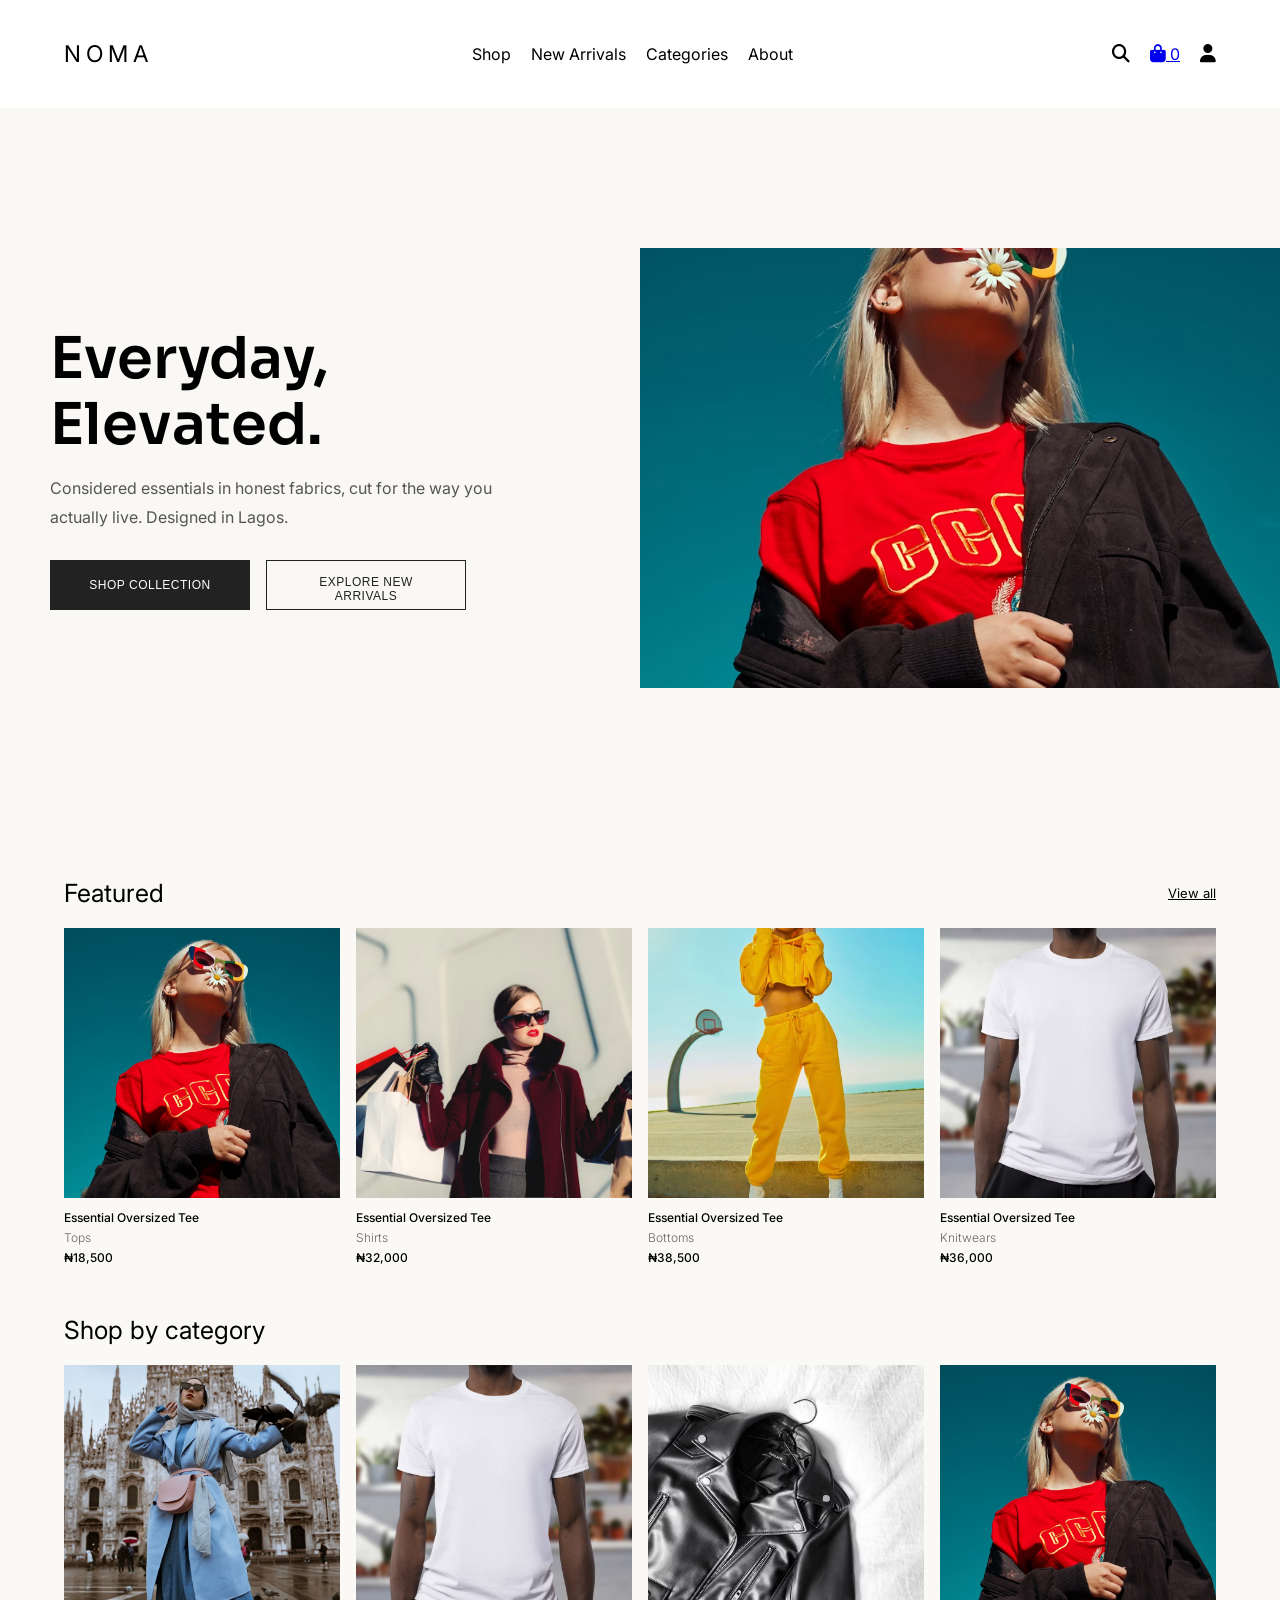
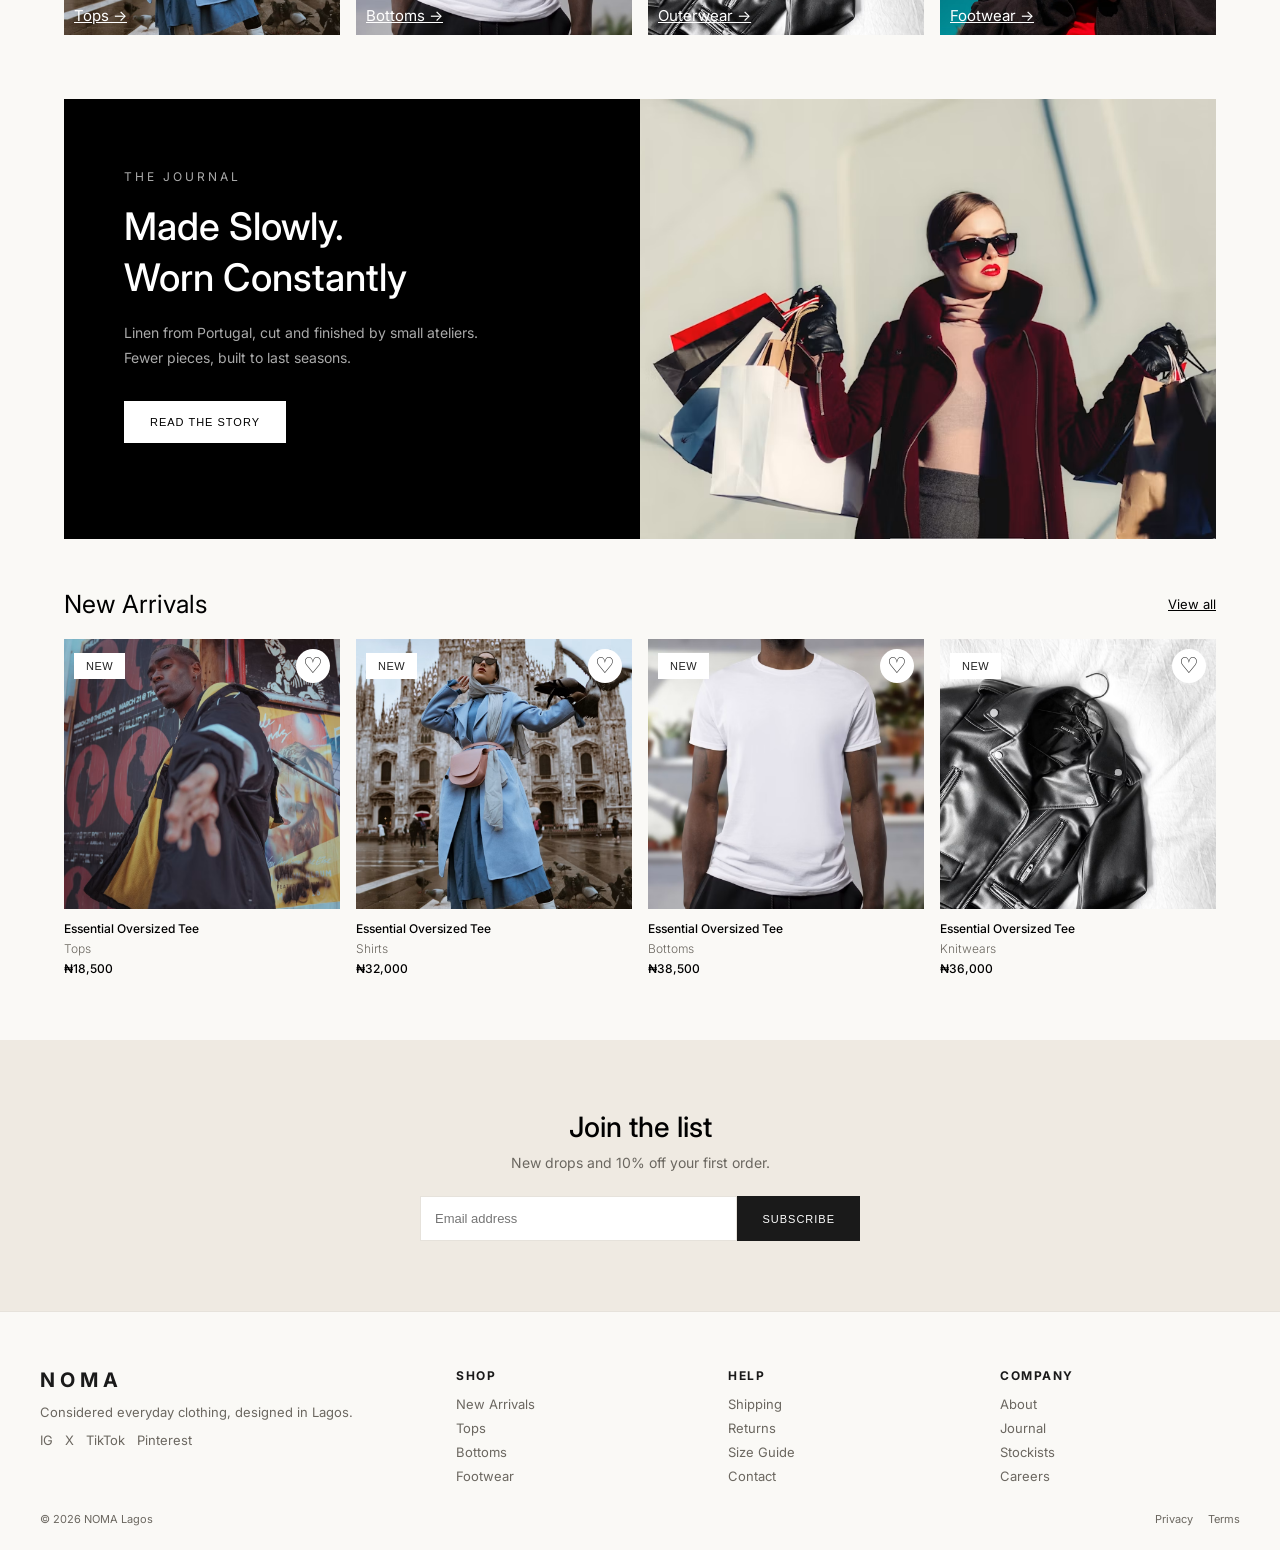
<file: index.html>
<!doctype html>
<html lang="en">
  <head>
    <meta charset="UTF-8" />
    <meta name="viewport" content="width=device-width, initial-scale=1.0" />
    <link
      rel="stylesheet"
      href="https://cdnjs.cloudflare.com/ajax/libs/font-awesome/6.7.2/css/all.min.css"
    />
    <link rel="stylesheet" href="./css/style.css" />
    <title>NOMA</title>
  </head>

  <body>
    <div class="container">
      <nav class="nav">
        <i class="fa-solid fa-bars menu-icon" id="menu-toggle"></i>

        <a href="index.html">NOMA</a>

        <div class="nav-sect2" id="nav-links">
          <a href="shop.html">Shop</a>
          <a href="#">New Arrivals</a>
          <a href="#">Categories</a>
          <a href="#">About</a>
        </div>

        <div class="nav-icons">
          <i class="fa-solid fa-magnifying-glass"></i>
          <a href="cart.html" aria-label="Your bag"><i class="fa-solid fa-bag-shopping"></i> <span class="cart-count">0</span></a>
          <i class="fa-solid fa-user account-icon"></i>
        </div>
      </nav> 
      <header class="header">
        <div class="header-text">
          <h1>
            Everyday,<br />
            Elevated.
          </h1>

          <p>
            Considered essentials in honest fabrics, cut for the way you
            actually live. Designed in Lagos.
          </p>

          <div class="button">
            <button class="primary-btn">SHOP COLLECTION</button>
            <button class="secondary-btn">EXPLORE NEW ARRIVALS</button>
          </div>
        </div>

        <div class="header-image">
          <img src="./assets/product-5.avif" alt="NOMA fashion collection" />
        </div>
      </header>

      <div class="feature">
        <div class="feature-text">
          <h1>Featured</h1>
          <a href="#">View all</a>
        </div>
        <div class="feature-cards">
          <div class="product-card">
            <div class="product-image-container">
              <img src="./assets/product-5.avif" class="product-image" />
            </div>
            <div class="product-info">
              <h2 class="product-name">Essential Oversized Tee</h2>
              <h3 class="product-catgory">Tops</h3>
              <h4 class="product-price">₦18,500</h4>
            </div>
          </div>
          <div class="product-card">
            <div class="product-image-container">
              <img src="./assets/product-1.avif" class="product-image" />
            </div>
            <div class="product-info">
              <h2 class="product-name">Essential Oversized Tee</h2>
              <h3 class="product-catgory">Shirts</h3>
              <h4 class="product-price">₦32,000</h4>
            </div>
          </div>
          <div class="product-card">
            <div class="product-image-container">
              <img src="./assets/product-2.avif" class="product-image" />
            </div>
            <div class="product-info">
              <h2 class="product-name">Essential Oversized Tee</h2>
              <h3 class="product-catgory">Bottoms</h3>
              <h4 class="product-price">₦38,500</h4>
            </div>
          </div>
          <div class="product-card">
            <div class="product-image-container">
              <img src="./assets/product-3.avif" class="product-image" />
            </div>
            <div class="product-info">
              <h2 class="product-name">Essential Oversized Tee</h2>
              <h3 class="product-catgory">Knitwears</h3>
              <h4 class="product-price">₦36,000</h4>
            </div>
          </div>
        </div>
      </div>

      <div class="feature">
        <div class="feature-text">
          <h1>Shop by category</h1>
        </div>
        <div class="feature-cards">
          <div class="product-card">
            <div class="product-image-container">
              <img src="./assets/product-6.avif" class="product-image" />
              <a href="#">Tops &rarr;</a>
            </div>
          </div>
          <div class="product-card">
            <div class="product-image-container">
              <img src="./assets/product-3.avif" class="product-image" />
              <a href="#">Bottoms &rarr;</a>
            </div>
          </div>
          <div class="product-card">
            <div class="product-image-container">
              <img src="./assets/product-7.avif" class="product-image" />
              <a href="#">Outerwear &rarr;</a>
            </div>
          </div>
          <div class="product-card">
            <div class="product-image-container">
              <img src="./assets/product-5.avif" class="product-image" />
              <a href="#">Footwear &rarr;</a>
            </div>
          </div>
        </div>
      </div>
      <div class="story">
        <div class="story-text">
          <h4>The Journal</h4>
          <h1>Made Slowly.</h1>
          <h1>Worn Constantly</h1>
          <p>
            Linen from Portugal, cut and finished by small ateliers. Fewer
            pieces, built to last seasons.
          </p>
          <button>READ THE STORY</button>
        </div>
        <div class="story-image">
          <img src="./assets/product-1.avif" alt="" />
        </div>
      </div>

      <div class="feature">
        <div class="feature-text">
          <h1>New Arrivals</h1>
          <a href="#">View all</a>
        </div>
        <div class="feature-cards">
          <div class="product-card">
            <div class="product-image-container">
              <img src="./assets/product-4.avif" class="product-image" />
              <div class="feature-button">
                <button class="product-badge">New</button>
                <button class="wishlist-button">♡</button>
              </div>
            </div>
            <div class="product-info">
              <h2 class="product-name">Essential Oversized Tee</h2>
              <h3 class="product-catgory">Tops</h3>
              <h4 class="product-price">₦18,500</h4>
            </div>
          </div>
          <div class="product-card">
            <div class="product-image-container">
              <img src="./assets/product-6.avif" class="product-image" />
              <div class="feature-button">
                <button class="product-badge">New</button>
                <button class="wishlist-button">♡</button>
              </div>
            </div>
            <div class="product-info">
              <h2 class="product-name">Essential Oversized Tee</h2>
              <h3 class="product-catgory">Shirts</h3>
              <h4 class="product-price">₦32,000</h4>
            </div>
          </div>
          <div class="product-card">
            <div class="product-image-container">
              <img src="./assets/product-3.avif" class="product-image" />
              <div class="feature-button">
                <button class="product-badge">New</button>
                <button class="wishlist-button">♡</button>
              </div>
            </div>
            <div class="product-info">
              <h2 class="product-name">Essential Oversized Tee</h2>
              <h3 class="product-catgory">Bottoms</h3>
              <h4 class="product-price">₦38,500</h4>
            </div>
          </div>
          <div class="product-card">
            <div class="product-image-container">
              <img src="./assets/product-7.avif" class="product-image" />
              <div class="feature-button">
                <button class="product-badge">New</button>
                <button class="wishlist-button">♡</button>
              </div>
            </div>
            <div class="product-info">
              <h2 class="product-name">Essential Oversized Tee</h2>
              <h3 class="product-catgory">Knitwears</h3>
              <h4 class="product-price">₦36,000</h4>
            </div>
          </div>
        </div>
      </div>

      <section class="waitlist">
        <h2>Join the list</h2>
        <p>New drops and 10% off your first order.</p>

        <form class="waitlist-form">
          <input type="email" placeholder="Email address" required />
          <button type="submit">SUBSCRIBE</button>
        </form>
      </section>

      <footer class="footer">
        <div class="footer-brand">
          <h2>NOMA</h2>
          <p>Considered everyday clothing, designed in Lagos.</p>
          <div class="socials">
            <a href="#">IG</a>
            <a href="#">X</a>
            <a href="#">TikTok</a>
            <a href="#">Pinterest</a>
          </div>
        </div>

        <div class="footer-links">
          <h4>SHOP</h4>
          <a href="#">New Arrivals</a>
          <a href="#">Tops</a>
          <a href="#">Bottoms</a>
          <a href="#">Footwear</a>
        </div>

        <div class="footer-links">
          <h4>HELP</h4>
          <a href="#">Shipping</a>
          <a href="#">Returns</a>
          <a href="#">Size Guide</a>
          <a href="#">Contact</a>
        </div>

        <div class="footer-links">
          <h4>COMPANY</h4>
          <a href="#">About</a>
          <a href="#">Journal</a>
          <a href="#">Stockists</a>
          <a href="#">Careers</a>
        </div>
      </footer>

      <div class="footer-bottom">
        <p>© 2026 NOMA Lagos</p>
        <div>
          <a href="#">Privacy</a>
          <a href="#">Terms</a>
        </div>
      </div>
    </div>
    <script src="js/products.js"></script>
    <script src="js/main.js"></script>
  </body>
</html>
</file>
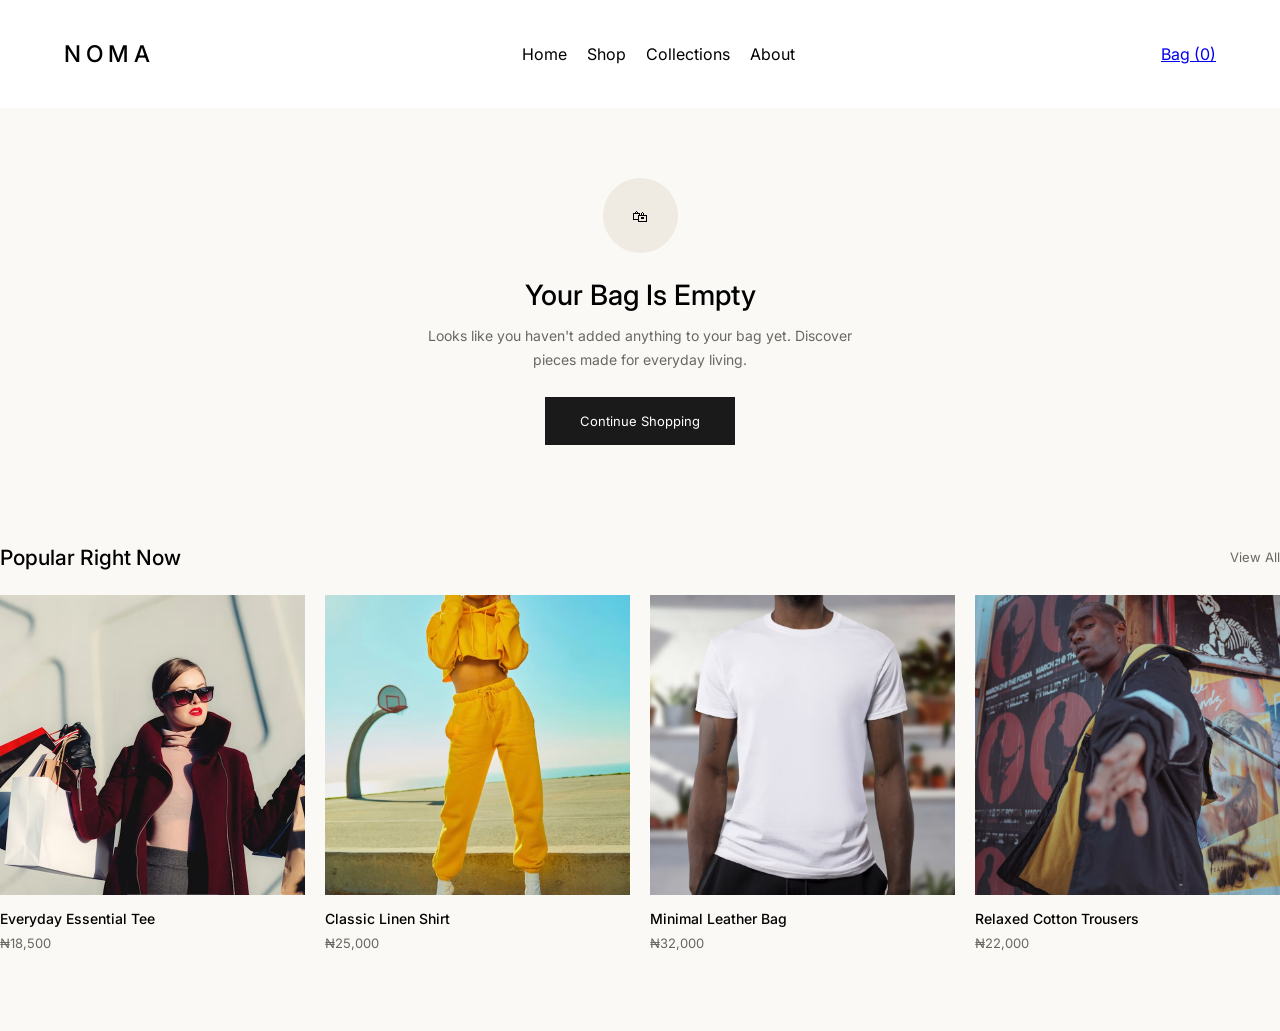
<file: cart.html>
<!doctype html>
<html lang="en">
<head>
  <meta charset="UTF-8">
  <meta name="viewport" content="width=device-width, initial-scale=1.0">
  <title>Your Bag | NOMA</title>
  <link rel="stylesheet" href="./css/cart.css">
  <link rel="preconnect" href="https://fonts.googleapis.com">
  <link rel="preconnect" href="https://fonts.gstatic.com" crossorigin>
  <link href="https://fonts.googleapis.com/css2?family=Inter:wght@400;500;600;700&family=Sora:wght@400;500;600;700&display=swap" rel="stylesheet">
</head>
<body>
  <nav class="nav">
    <button class="menu-icon" id="menu-toggle" type="button" aria-label="Toggle navigation">☰</button>
    <a href="index.html">NOMA</a>
    <div class="nav-sect2" id="nav-links">
      <a href="index.html">Home</a>
      <a href="shop.html">Shop</a>
      <a href="index.html#collections">Collections</a>
      <a href="index.html#about">About</a>
    </div>
    <div class="nav-icons">
      <a href="cart.html" aria-label="Your bag">Bag (<span class="cart-count">0</span>)</a>
    </div>
  </nav>

  <main class="cart-page">
    <div class="breadcrumb">
      <a href="index.html">Home</a><span>/</span><a href="shop.html">Shop</a><span>/</span><span>Your Bag</span>
    </div>

    <div class="cart-heading">
      <div>
        <h2>Your Bag</h2>
        <p>Review your selected pieces before checkout.</p>
      </div>
      <span id="cart-item-count">0 Items</span>
    </div>

    <section class="cart-container">
      <div class="cart-items" id="cart-items" aria-live="polite"></div>

      <aside class="order-summary" id="order-summary">
        <h3>Order Summary</h3>
        <div class="summary-row"><span>Subtotal</span><span id="cart-subtotal">₦0</span></div>
        <div class="summary-row"><span>Shipping</span><span>Calculated at checkout</span></div>
        <div class="summary-total"><span>Estimated Total</span><strong id="cart-total">₦0</strong></div>
        <button class="checkout-btn" id="checkout-button" type="button">Proceed to Checkout</button>
        <p class="checkout-note">Secure checkout · Easy returns</p>
      </aside>
    </section>
  </main>

  <section class="empty-cart" id="empty-cart" hidden>
    <div class="empty-cart-content">
      <div class="empty-cart-icon">🛍</div>
      <h2>Your Bag Is Empty</h2>
      <p>Looks like you haven't added anything to your bag yet. Discover pieces made for everyday living.</p>
      <a href="shop.html" class="empty-cart-btn">Continue Shopping</a>
    </div>
    <div class="popular-products">
      <div class="popular-heading"><h3>Popular Right Now</h3><a href="shop.html">View All</a></div>
      <div class="popular-grid">
        <a class="popular-card" href="product.html?id=1"><img src="./assets/product-1.avif" alt="Everyday Essential Tee"><h4>Everyday Essential Tee</h4><p>₦18,500</p></a>
        <a class="popular-card" href="product.html?id=2"><img src="./assets/product-2.avif" alt="Classic Linen Shirt"><h4>Classic Linen Shirt</h4><p>₦25,000</p></a>
        <a class="popular-card" href="product.html?id=3"><img src="./assets/product-3.avif" alt="Minimal Leather Bag"><h4>Minimal Leather Bag</h4><p>₦32,000</p></a>
        <a class="popular-card" href="product.html?id=4"><img src="./assets/product-4.avif" alt="Relaxed Cotton Trousers"><h4>Relaxed Cotton Trousers</h4><p>₦22,000</p></a>
      </div>
    </div>
  </section>

  <script src="./js/products.js"></script>
  <script src="./js/cart.js"></script>
  <script src="./js/main.js"></script>
</body>
</html>
</file>
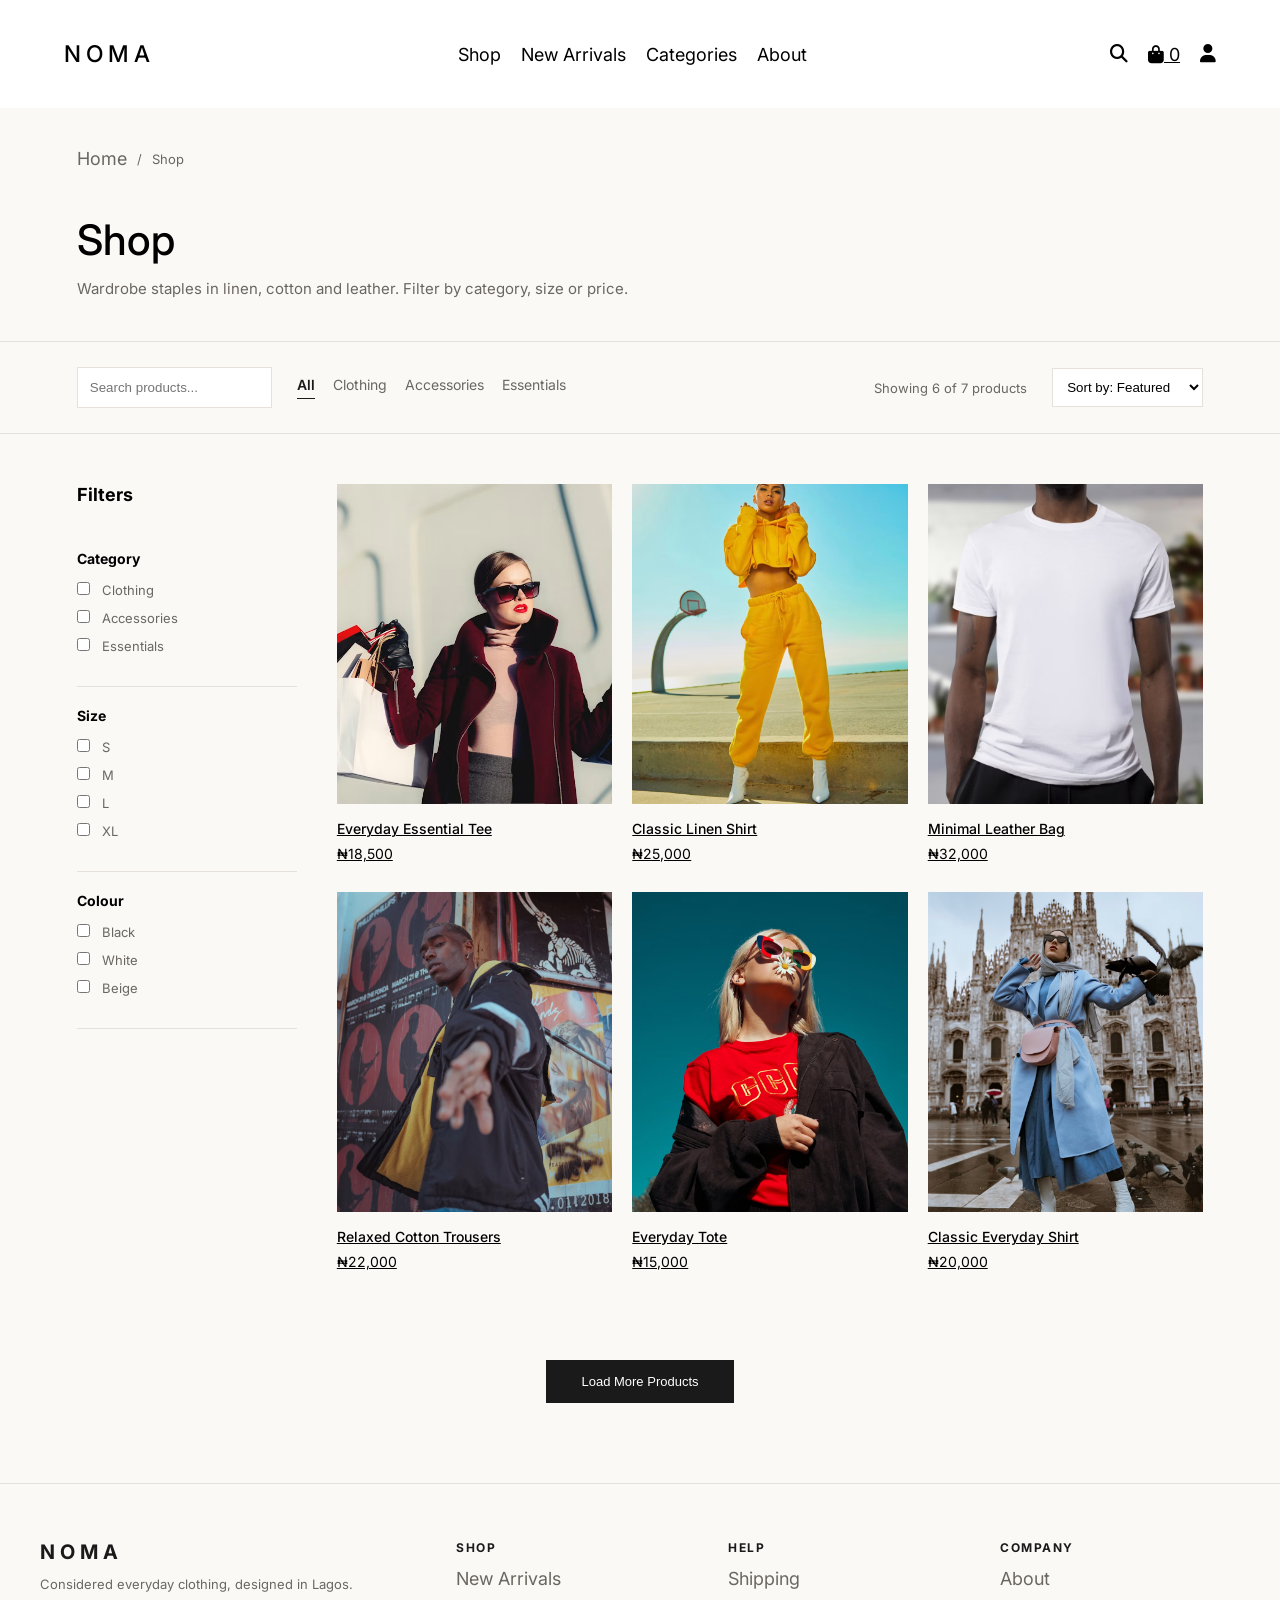
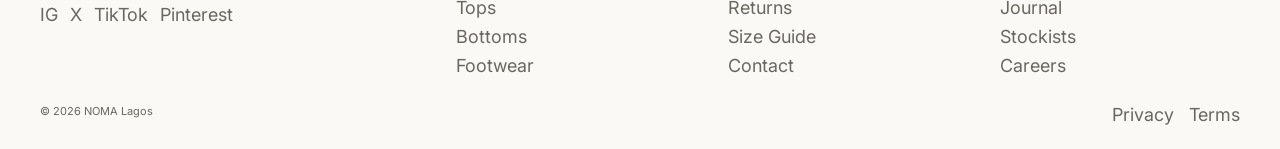
<file: shop.html>
<!doctype html>
<html lang="en">
  <head>
    <meta charset="UTF-8" />
    <meta name="viewport" content="width=device-width, initial-scale=1.0" />
    <link
      rel="stylesheet"
      href="https://cdnjs.cloudflare.com/ajax/libs/font-awesome/6.7.2/css/all.min.css"
    />
    <title>NOMA | Shop</title>
    <link rel="stylesheet" href="./css/shop.css" />
  </head>
  <body>
    <nav class="nav">
      <i class="fa-solid fa-bars menu-icon" id="menu-toggle"></i>

      <a href="index.html">NOMA</a>

      <div class="nav-sect2" id="nav-links">
        <a href="#">Shop</a>
        <a href="#">New Arrivals</a>
        <a href="#">Categories</a>
        <a href="#">About</a>
      </div>

      <div class="nav-icons">
        <i class="fa-solid fa-magnifying-glass"></i>

        <a href="cart.html" aria-label="Your bag"><i class="fa-solid fa-bag-shopping"></i> <span class="cart-count">0</span></a>
        <i class="fa-solid fa-user account-icon"></i>
      </div>
    </nav>

    <section class="shop-header">
      <div class="breadcrumb">
        <a href="index.html">Home</a>
        <span>/</span>
        <span>Shop</span>
      </div>

      <div class="shop-intro">
        <h2>Shop</h2>
        <p>
          Wardrobe staples in linen, cotton and leather. Filter by category,
          size or price.
        </p>
      </div>
    </section>

    <section class="shop-toolbar">
      <div class="toolbar-left">
        <input
          type="text"
          id="product-search"
          placeholder="Search products..."
        />

        <div class="category-links">
          <a href="#" class="category-link active" data-category="All">All</a>
          <a href="#" class="category-link" data-category="Clothing"
            >Clothing</a
          >
          <a href="#" class="category-link" data-category="Accessories"
            >Accessories</a
          >
          <a href="#" class="category-link" data-category="Essentials"
            >Essentials</a
          >
        </div>
      </div>

      <div class="toolbar-right">
        <span>Showing 12 products</span>
        <select id="sort-products">
          <option value="featured">Sort by: Featured</option>
          <option value="low-high">Price: Low to High</option>
          <option value="high-low">Price: High to Low</option>
          <option value="newest">Newest</option>
        </select>
      </div>
    </section>
    <section class="shop-products">
      <aside class="filters">
        <h3>Filters</h3>

        <div class="filter-group">
          <h4>Category</h4>
          <label><input type="checkbox" data-category-filter="Clothing" /> Clothing</label>
          <label><input type="checkbox" data-category-filter="Accessories" /> Accessories</label>
          <label><input type="checkbox" data-category-filter="Essentials" /> Essentials</label>
        </div>

        <div class="filter-group">
          <h4>Size</h4>

          <label><input type="checkbox" data-size="S" /> S</label>
          <label><input type="checkbox" data-size="M" /> M</label>
          <label><input type="checkbox" data-size="L" /> L</label>
          <label><input type="checkbox" data-size="XL" /> XL</label>
        </div>

        <div class="filter-group">
          <h4>Colour</h4>

          <label>
            <input type="checkbox" data-color="Black" />
            Black
          </label>

          <label>
            <input type="checkbox" data-color="White" />
            White
          </label>

          <label>
            <input type="checkbox" data-color="Beige" />
            Beige
          </label>
        </div>
      </aside>

      <div class="product-grid"></div>
    </section>

    <section class="load-more">
      <button>Load More Products</button>
    </section>

    <footer class="footer">
      <div class="footer-brand">
        <h2>NOMA</h2>
        <p>Considered everyday clothing, designed in Lagos.</p>
        <div class="socials">
          <a href="#">IG</a>
          <a href="#">X</a>
          <a href="#">TikTok</a>
          <a href="#">Pinterest</a>
        </div>
      </div>

      <div class="footer-links">
        <h4>SHOP</h4>
        <a href="#">New Arrivals</a>
        <a href="#">Tops</a>
        <a href="#">Bottoms</a>
        <a href="#">Footwear</a>
      </div>

      <div class="footer-links">
        <h4>HELP</h4>
        <a href="#">Shipping</a>
        <a href="#">Returns</a>
        <a href="#">Size Guide</a>
        <a href="#">Contact</a>
      </div>

      <div class="footer-links">
        <h4>COMPANY</h4>
        <a href="#">About</a>
        <a href="#">Journal</a>
        <a href="#">Stockists</a>
        <a href="#">Careers</a>
      </div>
    </footer>

    <div class="footer-bottom">
      <p>© 2026 NOMA Lagos</p>
      <div>
        <a href="#">Privacy</a>
        <a href="#">Terms</a>
      </div>
    </div>

    <script src="./js/products.js"></script>
    <script src="./js/shop.js"></script>
    <script src="./js/main.js"></script>
  </body>
</html>
</file>
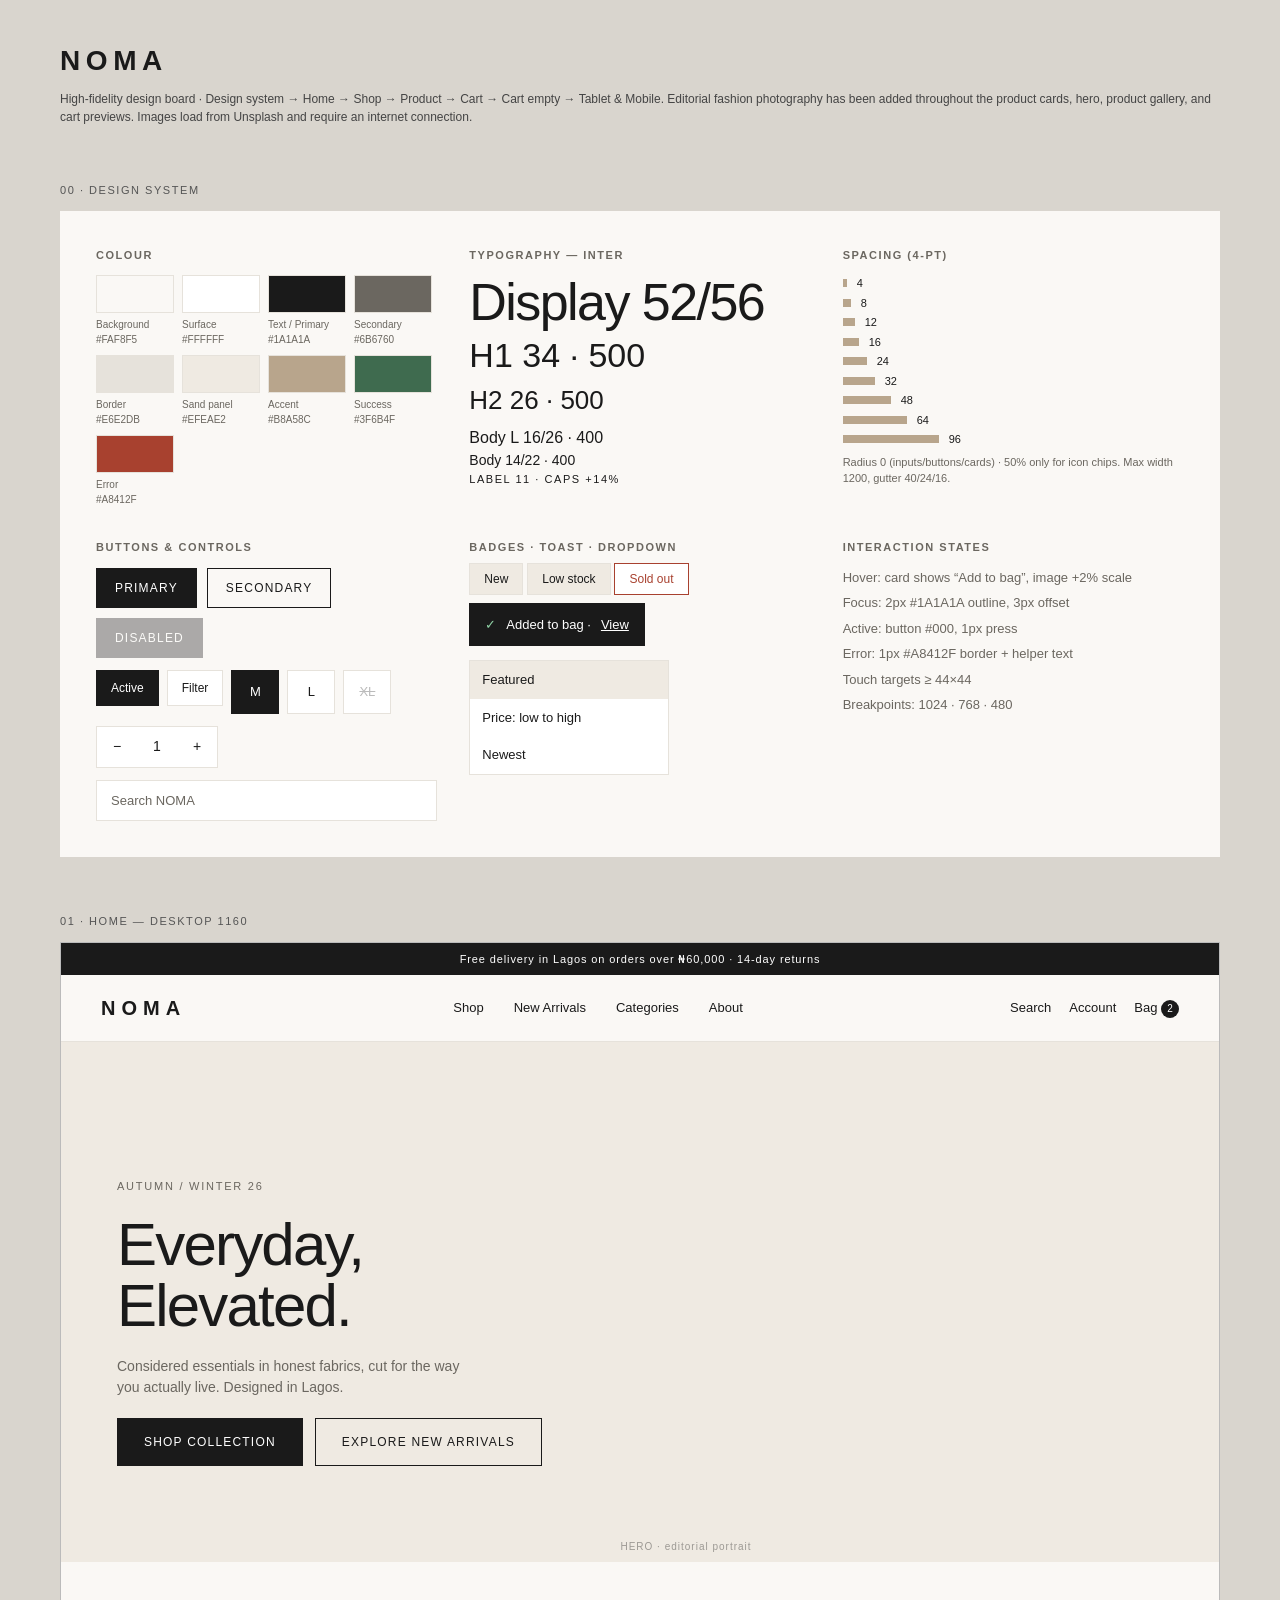
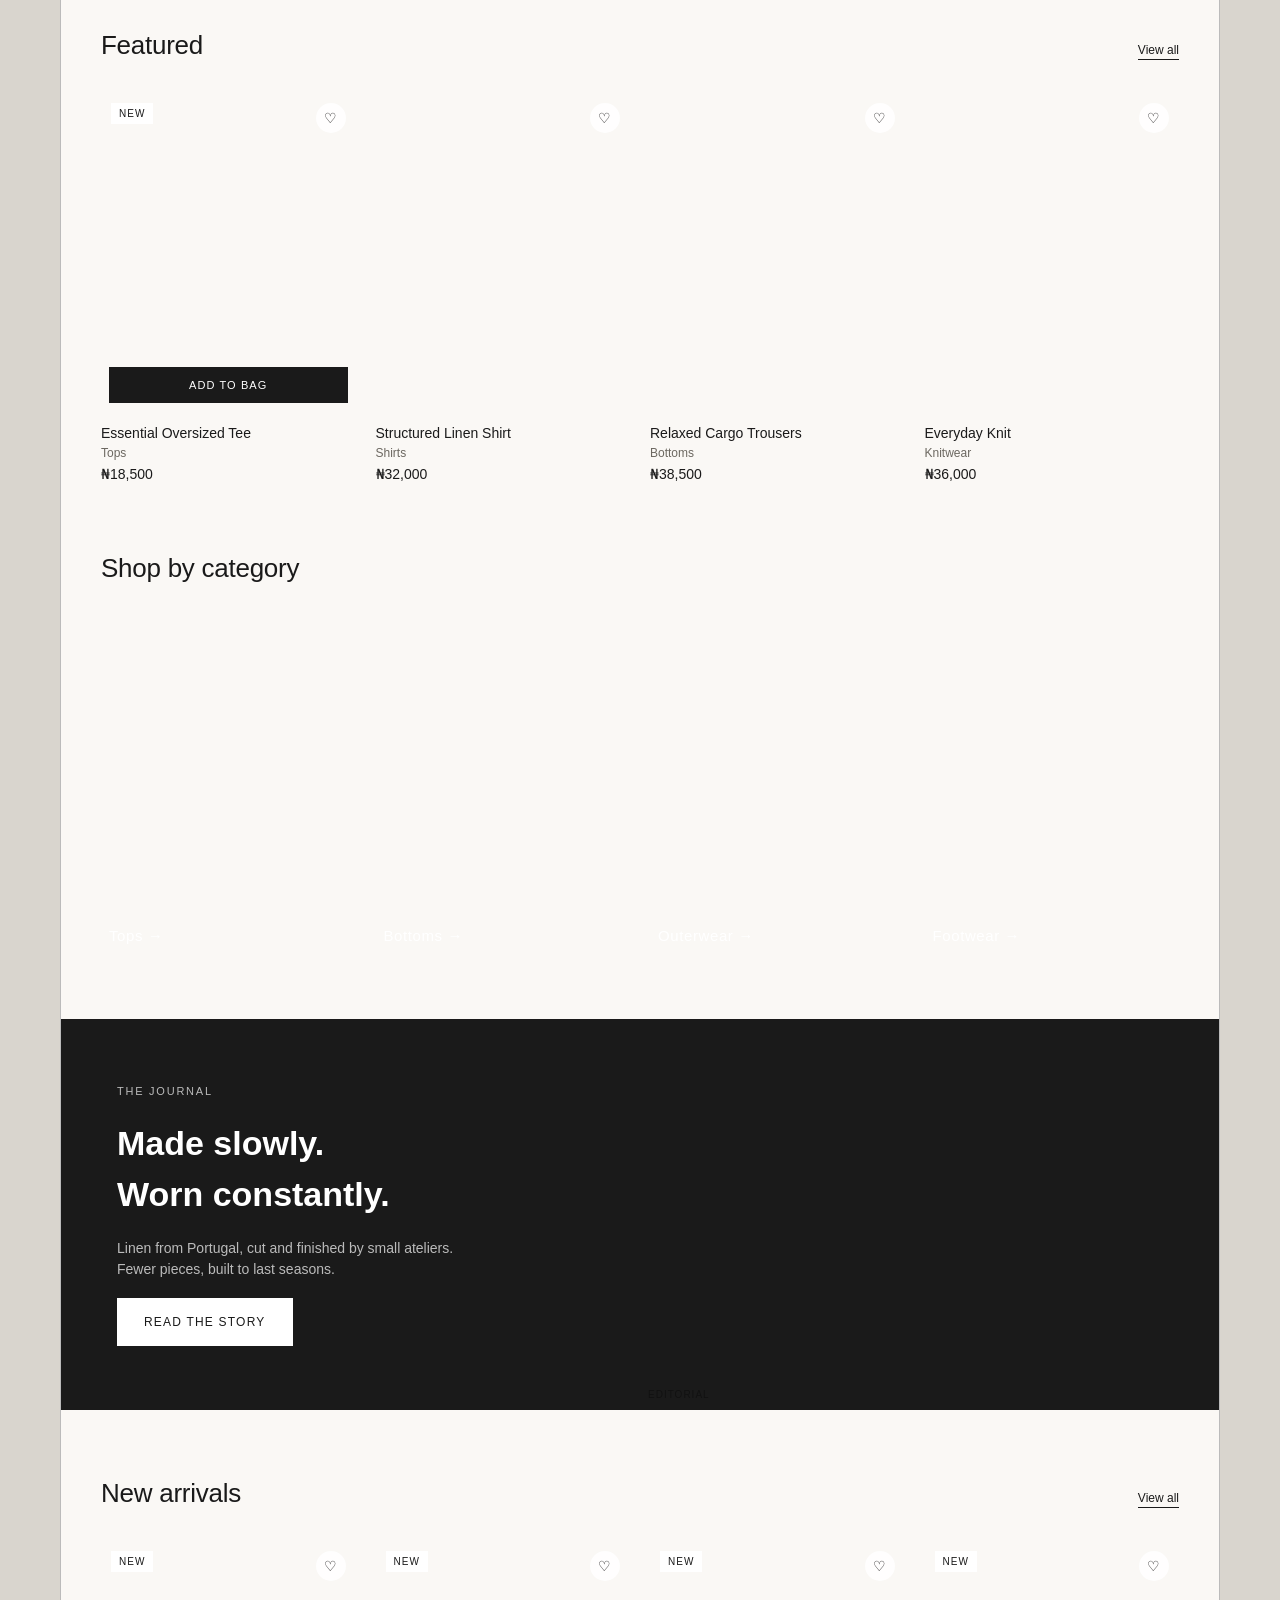
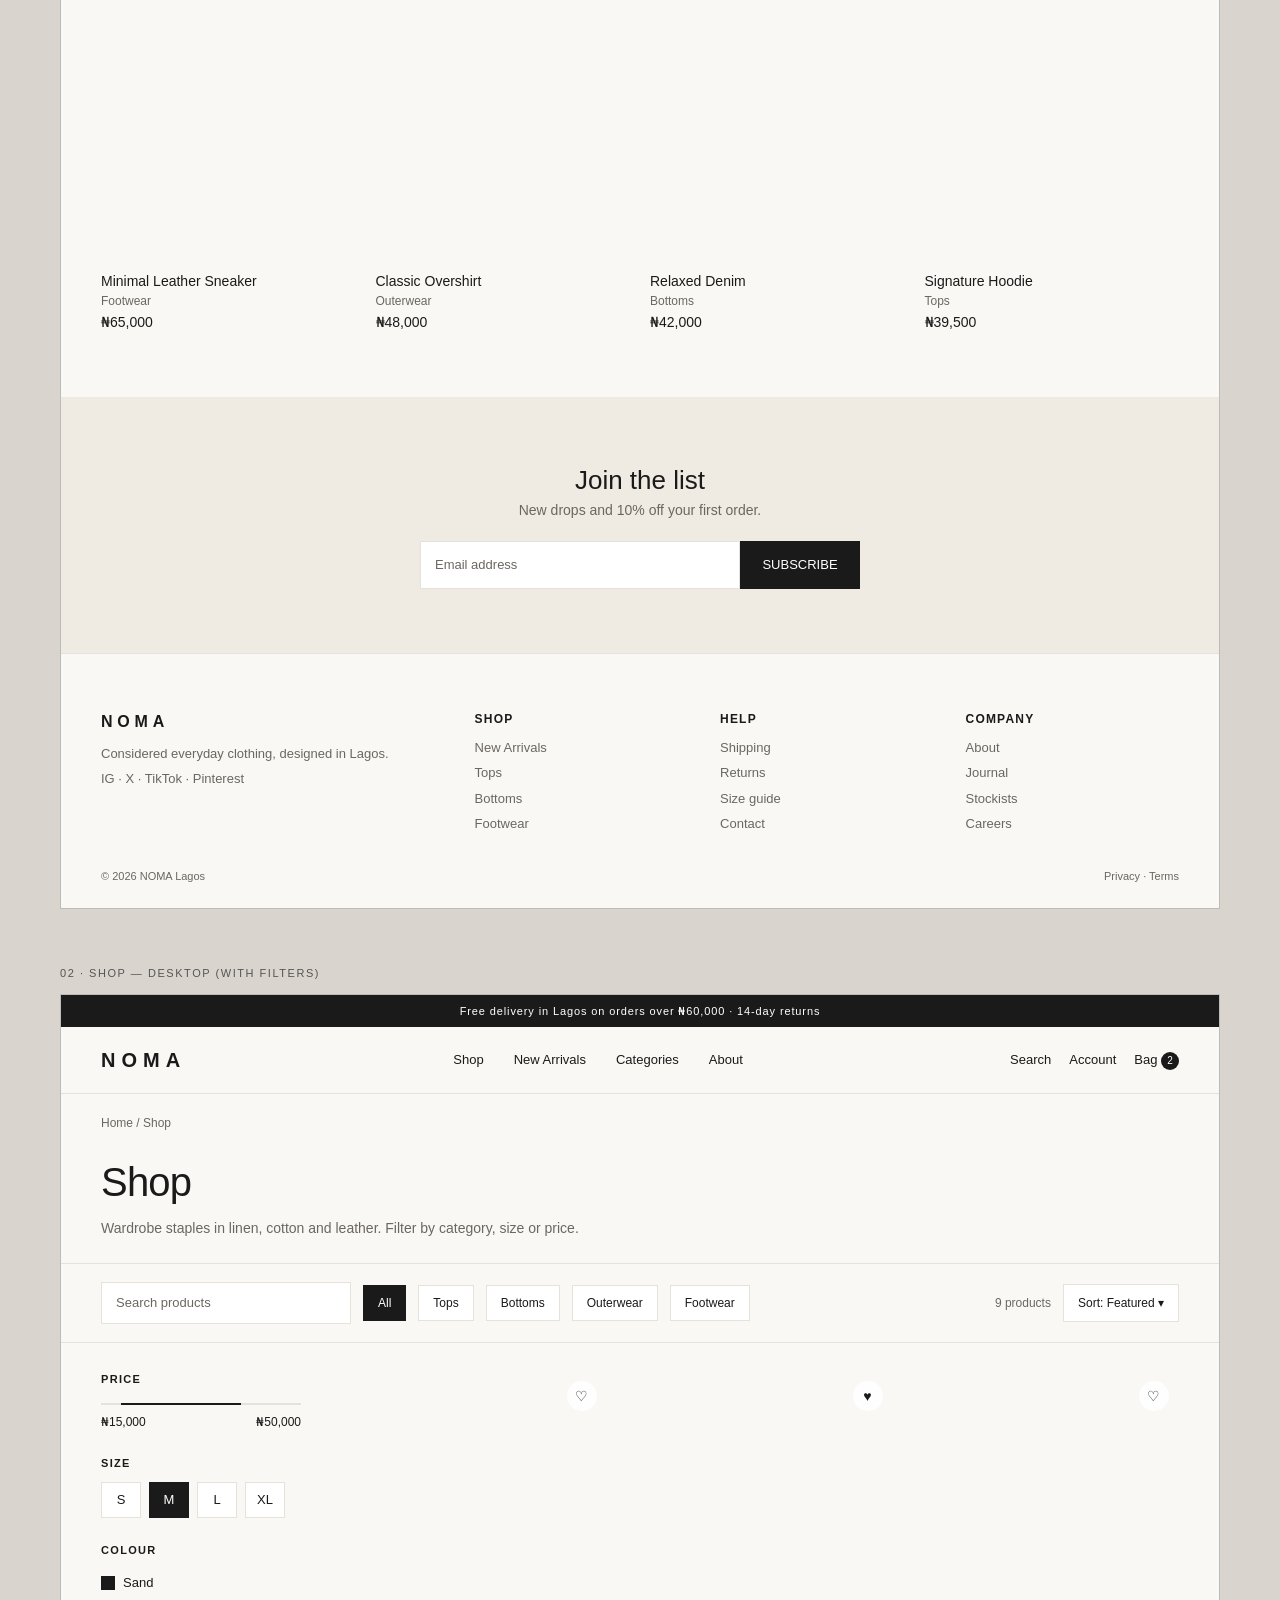
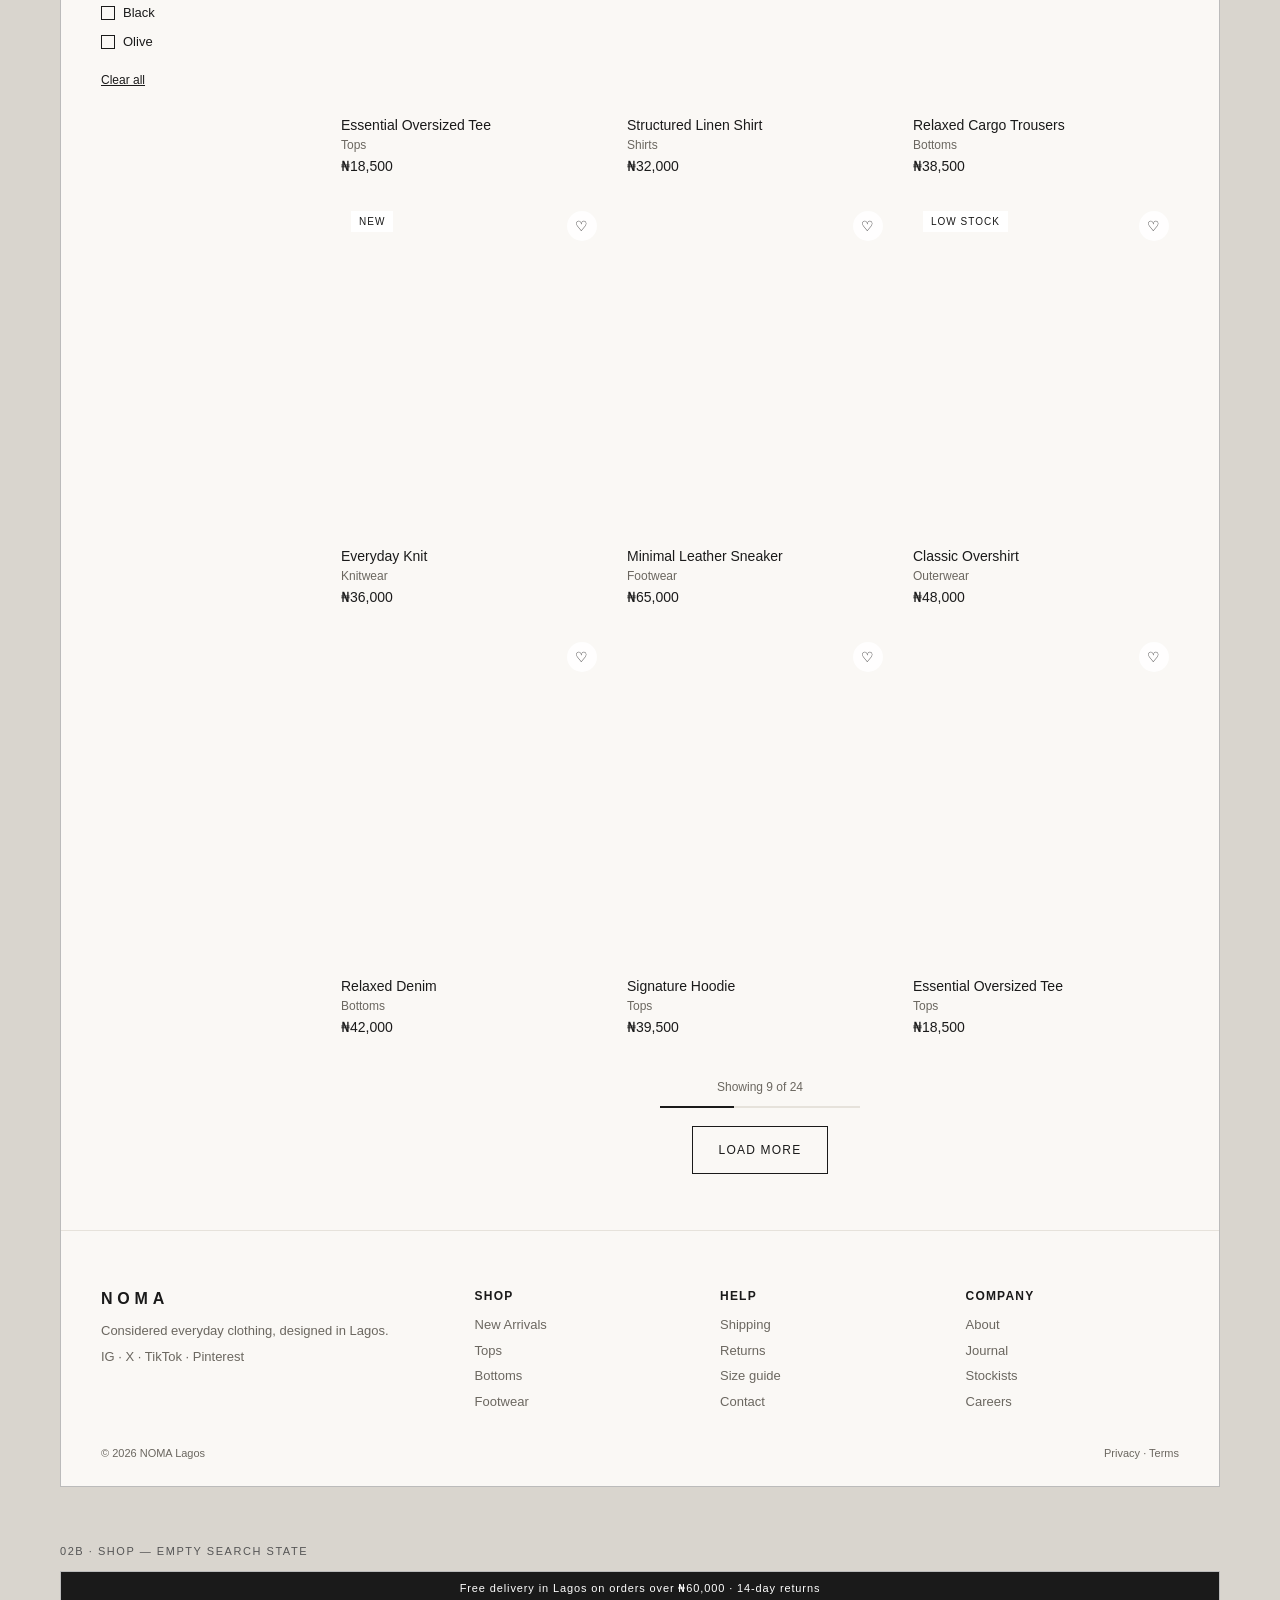
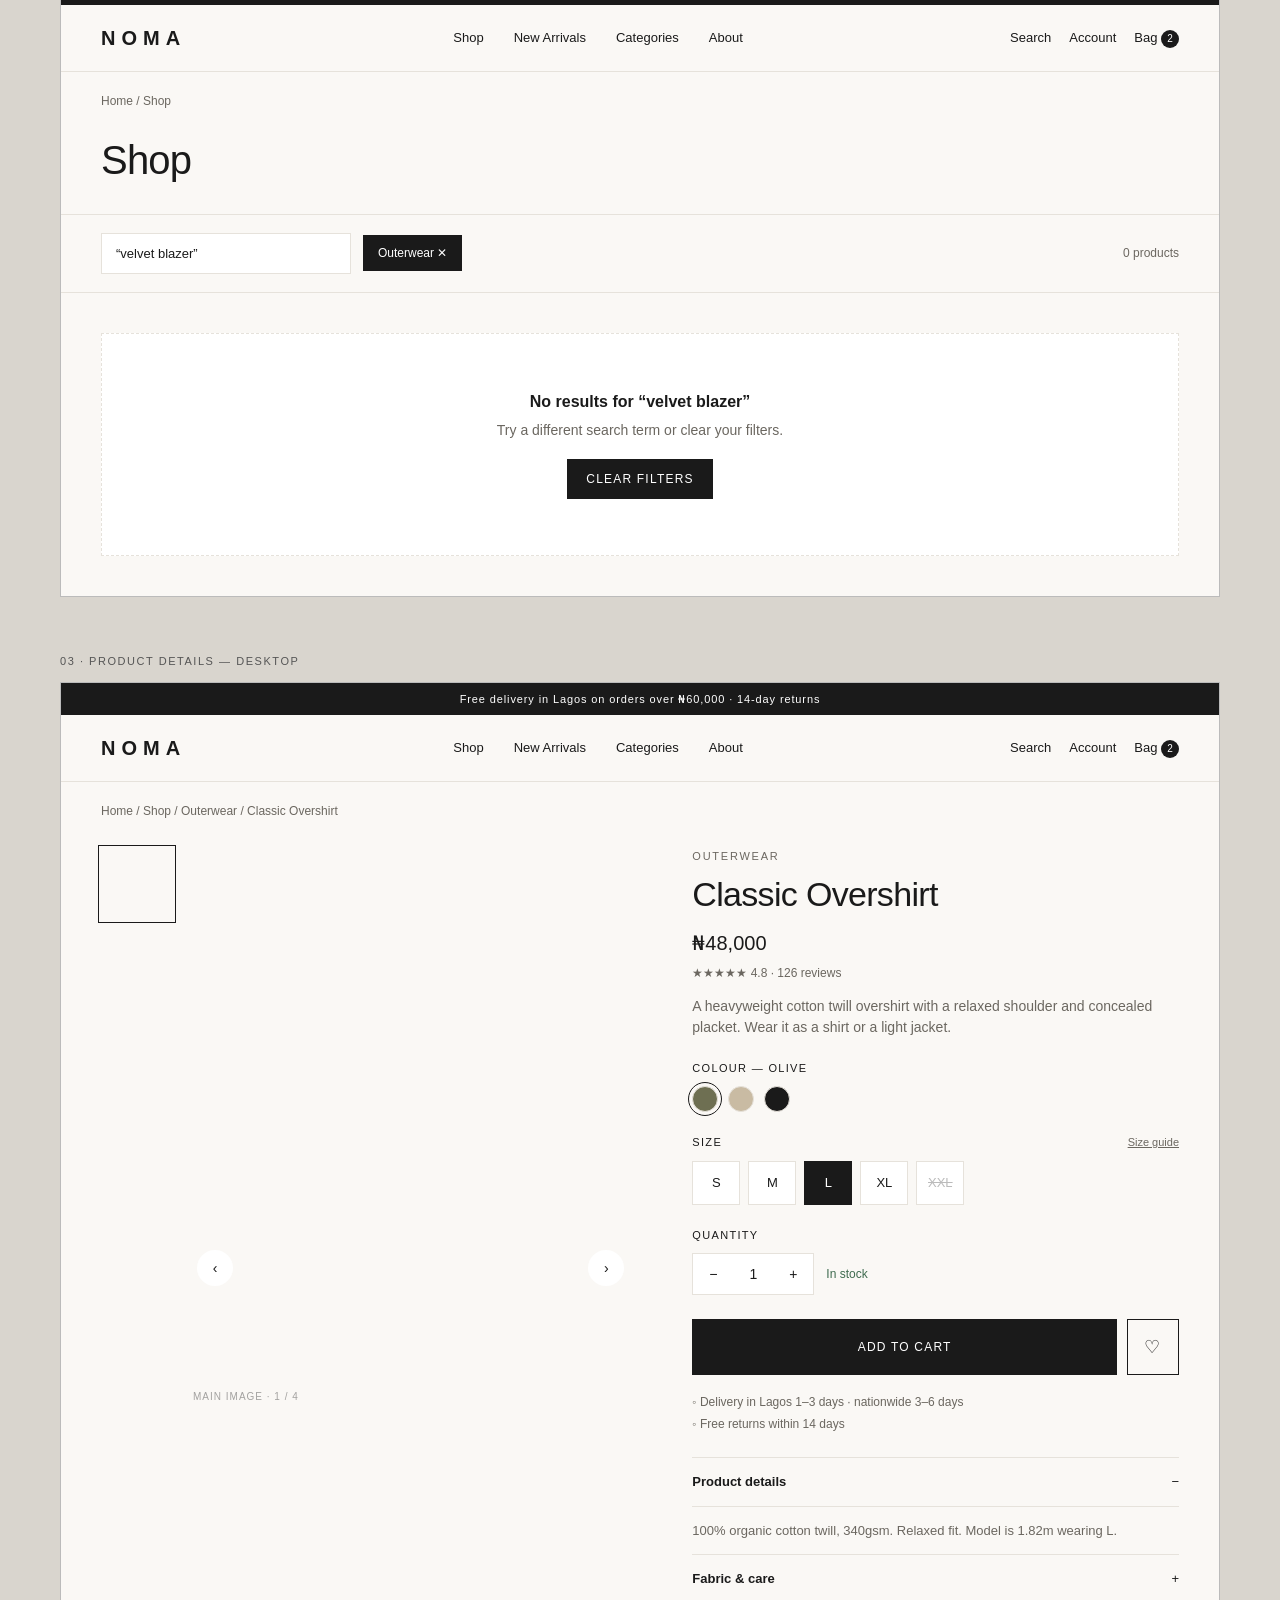
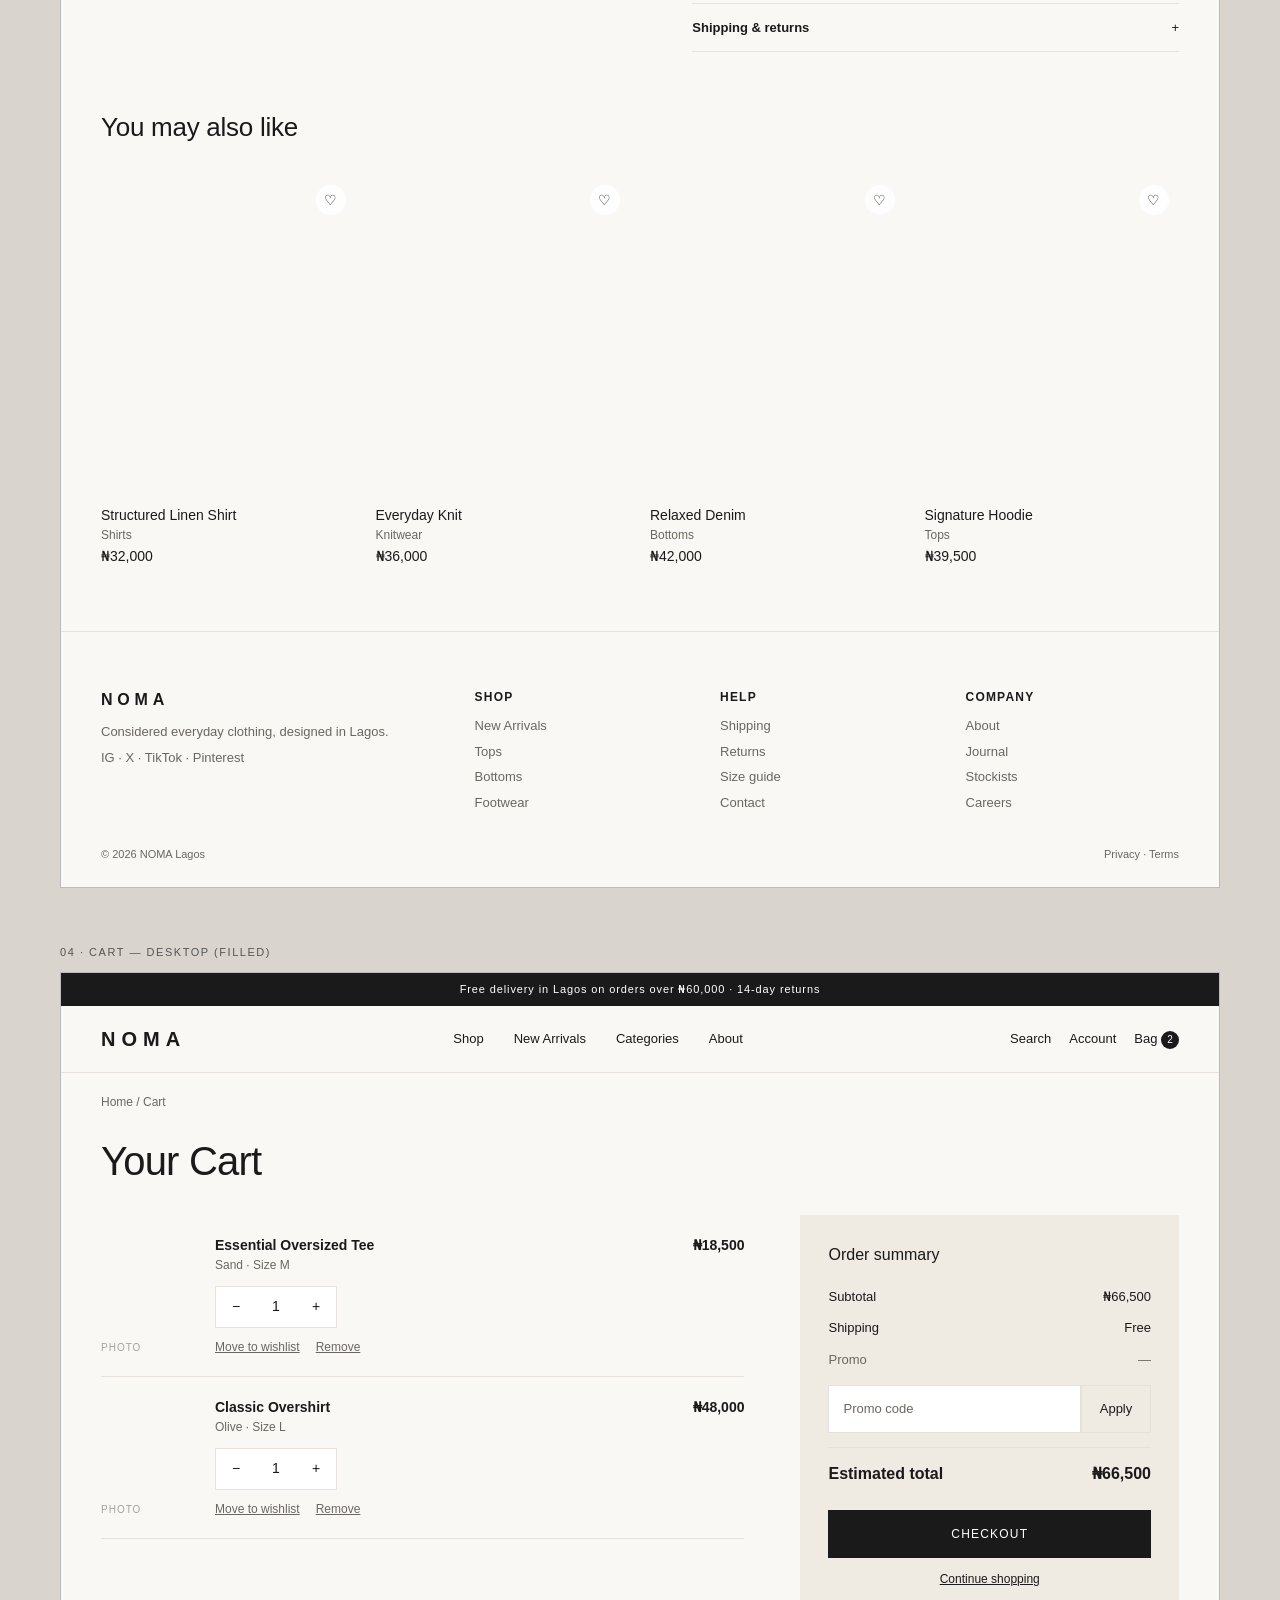
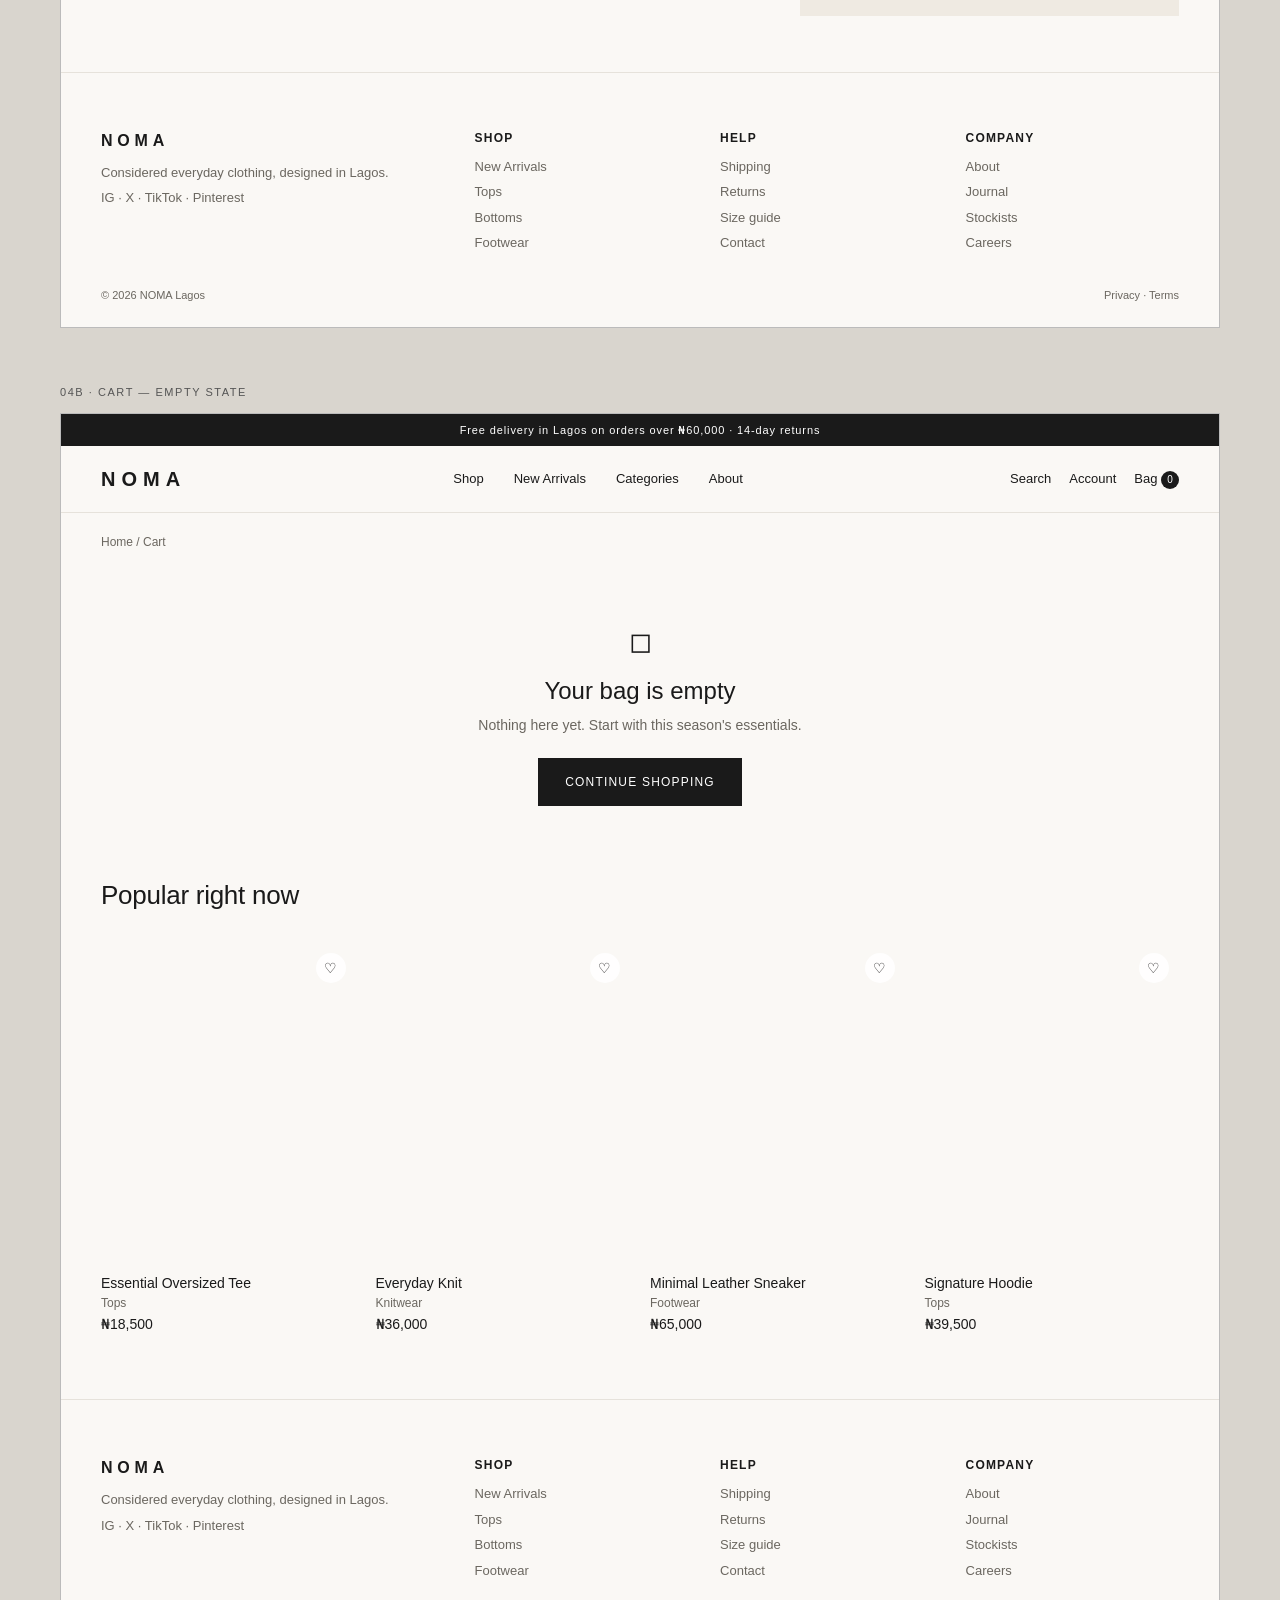
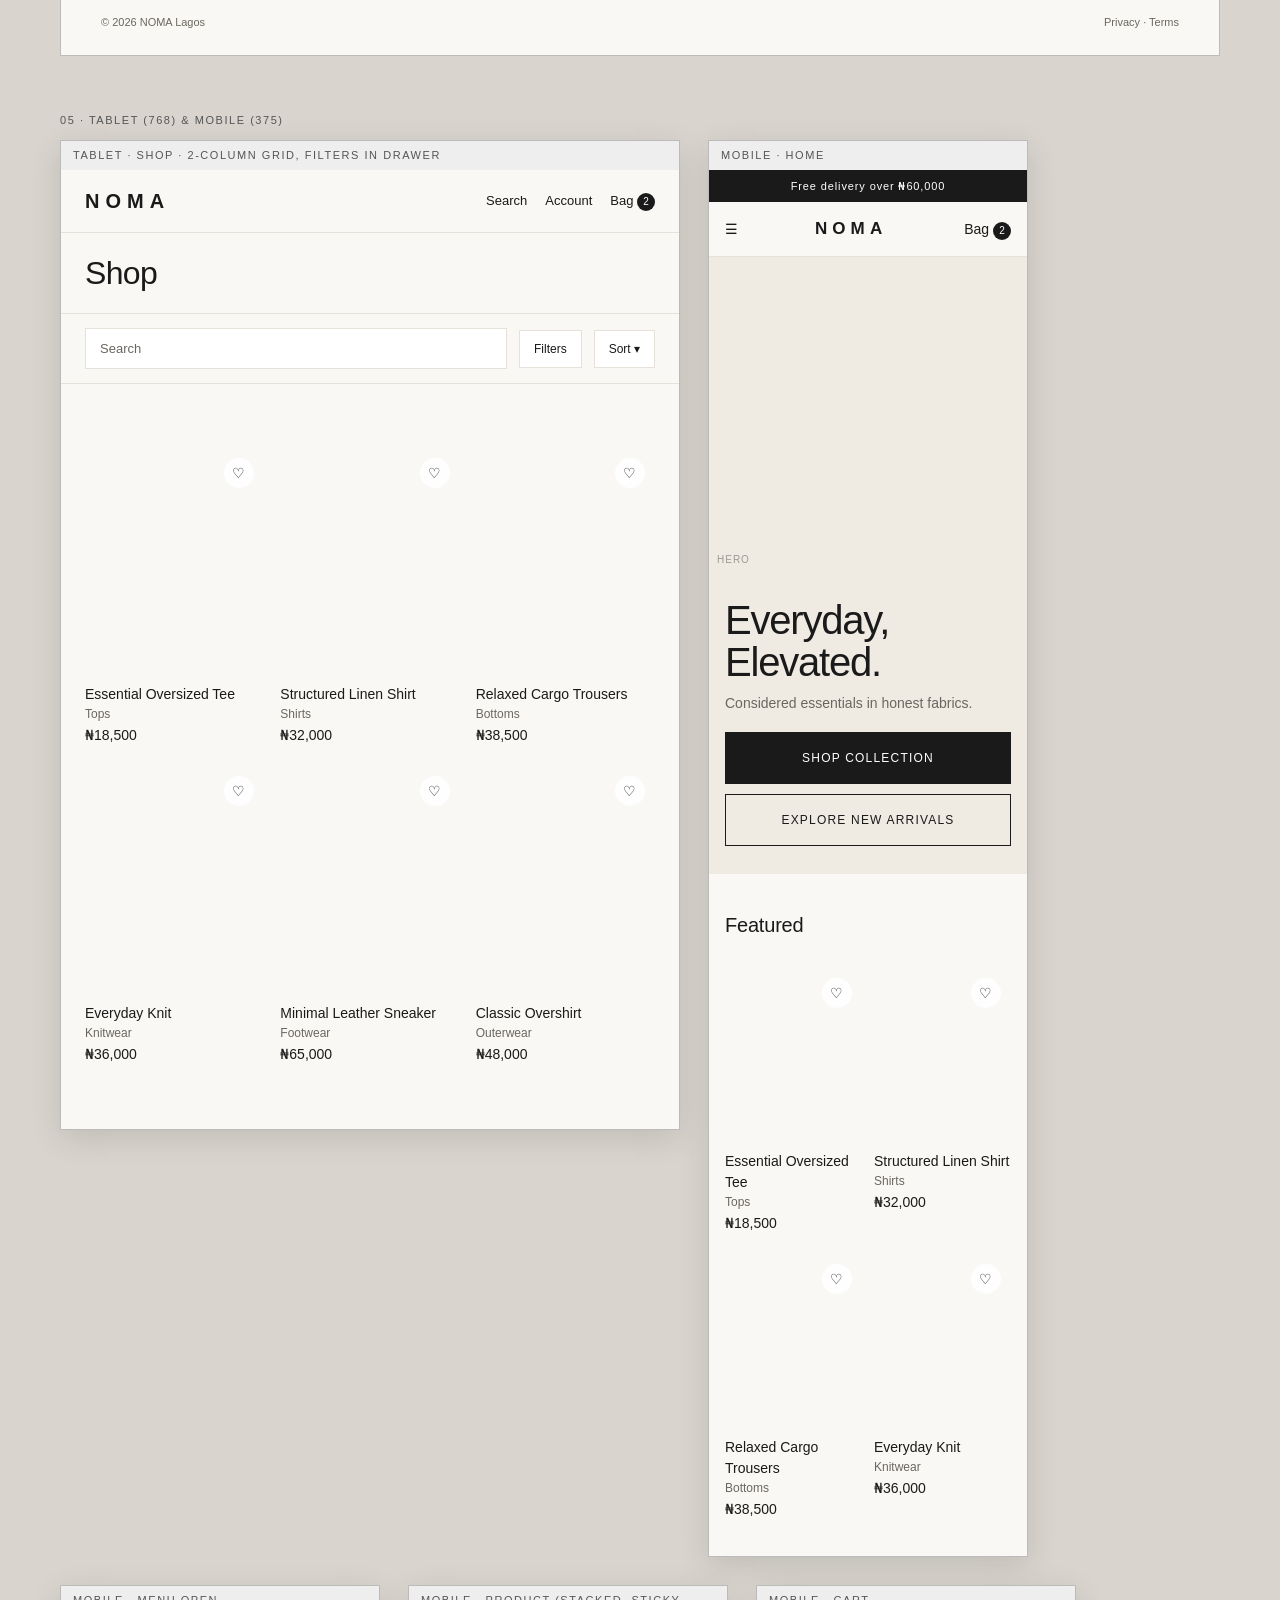
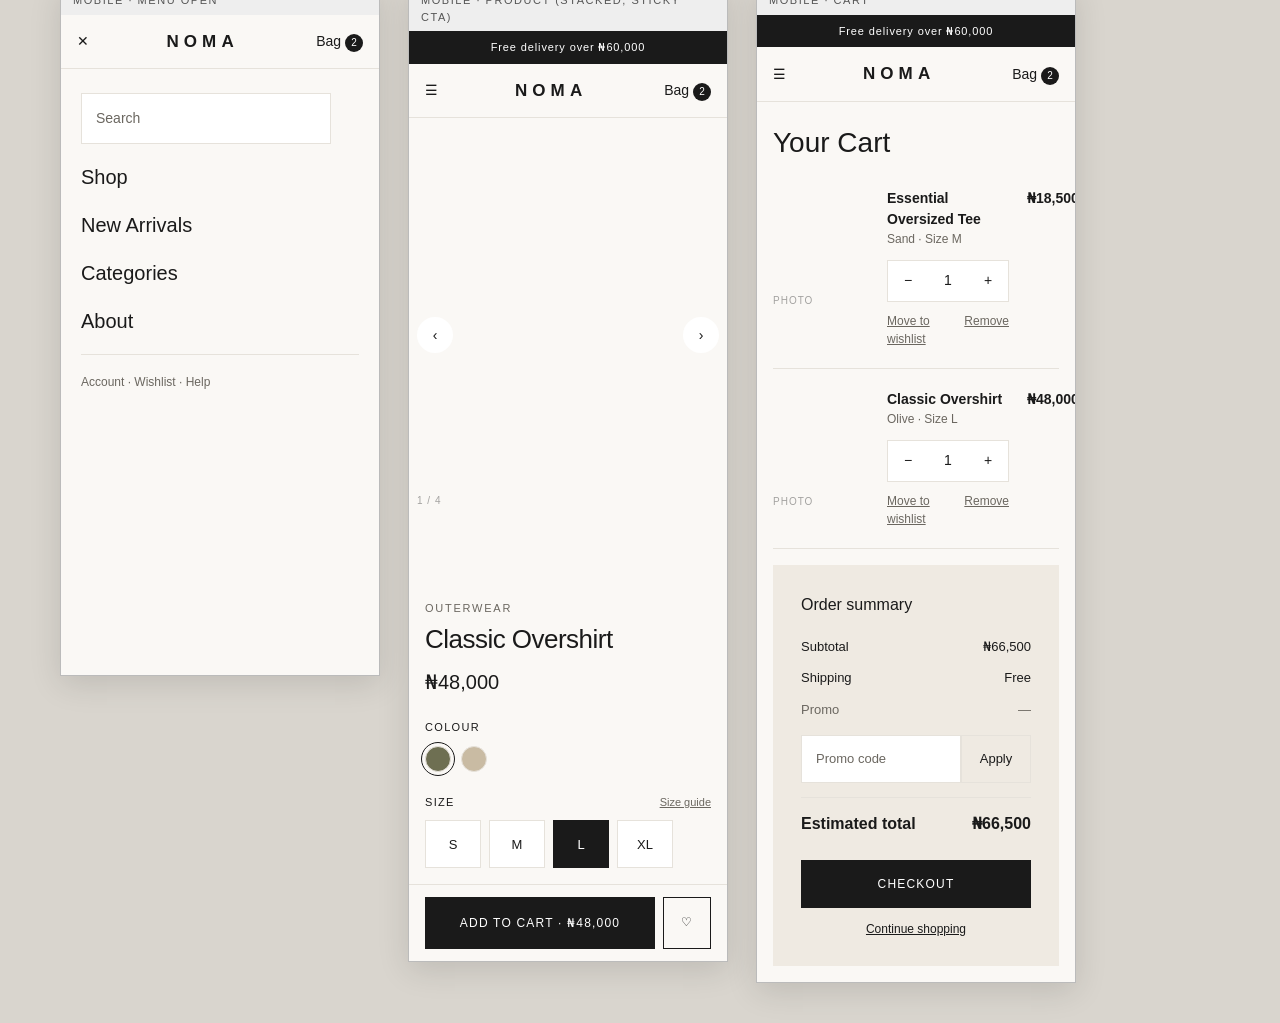
<file: assets/NOMA_Design_Board_Photos_All_Sections.html>
<!DOCTYPE html>
<html lang="en"><head><meta charset="utf-8">
<meta name="viewport" content="width=device-width, initial-scale=1, viewport-fit=cover">
<meta name="color-scheme" content="light">
<title>NOMA — Design Board</title>
<style>
:root{--bg:#FAF8F5;--surface:#fff;--ink:#1A1A1A;--ink2:#6B6760;--line:#E6E2DB;--accent:#B8A58C;--sand:#EFEAE2;--ok:#3F6B4F;--err:#A8412F;box-sizing:border-box;padding-top:env(safe-area-inset-top,0px);padding-bottom:env(safe-area-inset-bottom,0px)}
*{box-sizing:border-box;margin:0}
body{background:#D9D5CE;color:var(--ink);font:14px/1.5 Inter,"Helvetica Neue",Arial,sans-serif}
.board{padding:40px;display:flex;flex-direction:column;gap:56px;max-width:1240px;margin:auto}
h1.t{font-size:28px;font-weight:600;letter-spacing:.2em}
.lab{font-size:11px;letter-spacing:.14em;text-transform:uppercase;color:#555;margin-bottom:12px}
.scroll{overflow-x:auto}
.frame{background:var(--bg);width:1160px;border:1px solid #bbb;box-shadow:0 8px 30px rgba(0,0,0,.12)}
.row{display:flex;gap:28px;align-items:flex-start;flex-wrap:wrap}
.phone{width:320px;background:var(--bg);border:1px solid #bbb;box-shadow:0 8px 30px rgba(0,0,0,.12);overflow:hidden}
.tab{width:620px;background:var(--bg);border:1px solid #bbb;box-shadow:0 8px 30px rgba(0,0,0,.12)}
.ds{background:var(--bg);padding:36px;display:grid;grid-template-columns:repeat(auto-fit,minmax(260px,1fr));gap:32px;width:1160px}
.ds h3{font-size:11px;letter-spacing:.14em;text-transform:uppercase;margin-bottom:12px;color:var(--ink2)}
.sw{display:flex;gap:8px;flex-wrap:wrap}.sw div{width:78px;font-size:10px;color:var(--ink2)}.sw i{display:block;height:38px;border:1px solid var(--line);margin-bottom:4px}
.ann{background:var(--ink);color:#fff;text-align:center;font-size:11px;letter-spacing:.08em;padding:8px}
.nav{display:flex;align-items:center;justify-content:space-between;padding:18px 40px;border-bottom:1px solid var(--line);background:var(--bg)}
.nav .logo{font-weight:600;letter-spacing:.3em;font-size:20px}
.nav ul{display:flex;gap:30px;list-style:none;padding:0;font-size:13px}
.nav .ic{display:flex;gap:18px;font-size:13px}
.bag{background:var(--ink);color:#fff;border-radius:50%;width:18px;height:18px;display:inline-block;text-align:center;font-size:10px;line-height:18px}
.sm .nav{padding:14px 16px}
.btn{display:inline-block;padding:14px 26px;font-size:12px;letter-spacing:.1em;text-transform:uppercase;border:1px solid var(--ink);background:var(--ink);color:#fff}
.btn.o{background:transparent;color:var(--ink)}.btn.w{display:block;text-align:center;width:100%}
.btn.s{padding:10px 18px}
.ph{background:linear-gradient(160deg,var(--a),var(--b));background-size:cover;background-position:center;position:relative;aspect-ratio:4/5;display:flex;align-items:flex-end;padding:8px;font-size:10px;color:rgba(0,0,0,.35);letter-spacing:.1em}
.sec{padding:64px 40px}.sm .sec{padding:36px 16px}
.sec h2{font-size:26px;font-weight:500;letter-spacing:-.01em}
.sh{display:flex;justify-content:space-between;align-items:baseline;margin-bottom:28px}
.sh a{font-size:12px;border-bottom:1px solid var(--ink)}
.hero{display:grid;grid-template-columns:1fr 1.1fr;min-height:520px;background:var(--sand)}
.hero .tx{padding:80px 40px 40px 56px;display:flex;flex-direction:column;justify-content:center;gap:20px}
.hero h1{font-size:60px;line-height:1.02;font-weight:500;letter-spacing:-.03em}
.hero p{color:var(--ink2);max-width:360px}
.eyebrow{font-size:11px;letter-spacing:.16em;text-transform:uppercase;color:var(--ink2)}
.grid{display:grid;gap:24px 20px}.g4{grid-template-columns:repeat(4,1fr)}.g3{grid-template-columns:repeat(3,1fr)}.g2{grid-template-columns:repeat(2,1fr)}
.card .ph{margin-bottom:12px}.card .n{font-size:14px;font-weight:500}.card .c{font-size:12px;color:var(--ink2)}.card .p{font-size:14px;margin-top:2px}
.heart{position:absolute;top:10px;right:10px;width:30px;height:30px;background:rgba(255,255,255,.85);border-radius:50%;text-align:center;line-height:30px;font-size:14px;color:var(--ink)}
.badge{position:absolute;top:10px;left:10px;background:var(--surface);font-size:10px;letter-spacing:.1em;padding:3px 8px;text-transform:uppercase;color:var(--ink)}
.quick{position:absolute;left:8px;right:8px;bottom:8px;background:var(--ink);color:#fff;text-align:center;font-size:11px;letter-spacing:.1em;padding:10px;text-transform:uppercase}
.cat{aspect-ratio:3/4}.cat b{font-size:15px;font-weight:500;color:#fff;letter-spacing:.04em}
.edit{display:grid;grid-template-columns:1fr 1fr;background:var(--ink);color:#fff}
.edit .tx{padding:64px 56px;display:flex;flex-direction:column;gap:18px;justify-content:center}
.edit h2{font-size:34px}.edit .btn{background:#fff;color:var(--ink);border-color:#fff;align-self:flex-start}
.news{background:var(--sand);text-align:center;padding:64px 40px}
.field{display:flex;max-width:440px;margin:20px auto 0}.field span{flex:1;background:#fff;border:1px solid var(--line);padding:13px 14px;color:var(--ink2);text-align:left;font-size:13px}
.foot{display:grid;grid-template-columns:1.6fr 1fr 1fr 1fr;gap:32px;padding:56px 40px 28px;border-top:1px solid var(--line);font-size:13px;color:var(--ink2)}
.foot b{display:block;color:var(--ink);margin-bottom:10px;font-size:12px;letter-spacing:.1em;text-transform:uppercase}.foot div div{margin-bottom:6px}
.copy{padding:0 40px 24px;font-size:11px;color:var(--ink2);display:flex;justify-content:space-between}
.crumb{font-size:12px;color:var(--ink2);padding:20px 40px 0}
.pagehead{padding:20px 40px 24px;border-bottom:1px solid var(--line)}.pagehead h1{font-size:40px;font-weight:500;letter-spacing:-.02em}.pagehead p{color:var(--ink2);max-width:480px;margin-top:6px}
.bar{display:flex;gap:12px;align-items:center;padding:18px 40px;border-bottom:1px solid var(--line);flex-wrap:wrap}
.search{border:1px solid var(--line);background:#fff;padding:10px 14px;width:250px;color:var(--ink2);font-size:13px}
.chip{border:1px solid var(--line);padding:8px 14px;font-size:12px;background:#fff}.chip.on{background:var(--ink);color:#fff;border-color:var(--ink)}
.sel{border:1px solid var(--line);padding:9px 14px;font-size:12px;background:#fff}
.shopbody{display:grid;grid-template-columns:200px 1fr;gap:40px;padding:28px 40px 56px}
.side h4{font-size:11px;letter-spacing:.12em;text-transform:uppercase;margin:0 0 10px}.side div.o{padding:5px 0;font-size:13px;display:flex;gap:8px}
.cb{width:14px;height:14px;border:1px solid var(--ink);display:inline-block;margin-top:3px}.cb.on{background:var(--ink)}
.rng{height:2px;background:var(--line);position:relative;margin:16px 0 8px}.rng i{position:absolute;left:10%;right:30%;top:0;height:2px;background:var(--ink)}
.empty{border:1px dashed var(--line);padding:56px 24px;text-align:center;color:var(--ink2);background:#fff}.empty b{display:block;color:var(--ink);font-size:16px;margin-bottom:6px}
.pdp{display:grid;grid-template-columns:1.1fr 1fr;gap:56px;padding:28px 40px 56px}
.gal{display:grid;grid-template-columns:72px 1fr;gap:12px}.th{display:flex;flex-direction:column;gap:10px}.th .ph{aspect-ratio:1;padding:0}.th .ph.on{outline:1px solid var(--ink);outline-offset:2px}
.arr{position:absolute;top:50%;width:36px;height:36px;background:#fff;border-radius:50%;text-align:center;line-height:36px;color:var(--ink)}
.info h1{font-size:34px;font-weight:500;letter-spacing:-.02em;margin:4px 0 8px}.info .price{font-size:20px}
.lbl{font-size:11px;letter-spacing:.12em;text-transform:uppercase;margin:22px 0 10px;display:flex;justify-content:space-between}.lbl u{text-transform:none;letter-spacing:0;color:var(--ink2)}
.dots{display:flex;gap:10px}.dot{width:26px;height:26px;border-radius:50%;border:1px solid var(--line)}.dot.on{outline:1px solid var(--ink);outline-offset:3px}
.sizes{display:flex;gap:8px;flex-wrap:wrap}.sz{min-width:48px;height:44px;border:1px solid var(--line);display:flex;align-items:center;justify-content:center;background:#fff;font-size:13px}.sz.on{background:var(--ink);color:#fff;border-color:var(--ink)}.sz.x{color:#bbb;text-decoration:line-through}
.qty{display:inline-flex;border:1px solid var(--line);background:#fff}.qty span{width:40px;height:40px;display:flex;align-items:center;justify-content:center}
.acc div{border-top:1px solid var(--line);padding:14px 0;display:flex;justify-content:space-between;font-size:13px}.acc div:last-child{border-bottom:1px solid var(--line)}
.ship{font-size:12px;color:var(--ink2);margin-top:18px;display:grid;gap:4px}
.cartwrap{display:grid;grid-template-columns:1.7fr 1fr;gap:56px;padding:28px 40px 56px}
.ci{display:grid;grid-template-columns:96px 1fr auto;gap:18px;padding:20px 0;border-bottom:1px solid var(--line)}.ci .ph{aspect-ratio:4/5;padding:0}.ci small{color:var(--ink2);font-size:12px;display:block}.ci .act{font-size:12px;color:var(--ink2);margin-top:10px;display:flex;gap:16px;text-decoration:underline}
.sum{background:var(--sand);padding:28px;height:fit-content}.sum h3{font-size:16px;font-weight:500;margin-bottom:14px}.sum .r{display:flex;justify-content:space-between;padding:6px 0;font-size:13px}.sum .tot{border-top:1px solid var(--line);margin-top:10px;padding-top:14px;font-weight:600;font-size:16px}
.ec{text-align:center;padding:70px 24px}.ec h2{font-size:24px;font-weight:500;margin:10px 0 6px}.ec p{color:var(--ink2);margin-bottom:22px}
.toast{background:var(--ink);color:#fff;padding:12px 16px;font-size:13px;display:inline-flex;gap:10px;align-items:center}
.menu{padding:24px 20px;display:grid;gap:18px;font-size:20px}.menu small{font-size:12px;color:var(--ink2)}
.tab .nav{padding:16px 24px}.tab .sec,.tab .shopbody{padding-left:24px;padding-right:24px}
.note{font-size:12px;color:#444;margin-top:8px;max-width:1160px}
</style></head><body><div class="board">
<div><h1 class="t">NOMA</h1><p class="note">High-fidelity design board · Design system → Home → Shop → Product → Cart → Cart empty → Tablet &amp; Mobile. Editorial fashion photography has been added throughout the product cards, hero, product gallery, and cart previews. Images load from Unsplash and require an internet connection.</p></div>
<div><div class="lab">00 · Design system</div><div class="scroll"><div class="ds" id="ds"></div></div></div>
<div><div class="lab">01 · Home — desktop 1160</div><div class="scroll"><div class="frame" id="home"></div></div></div>
<div><div class="lab">02 · Shop — desktop (with filters)</div><div class="scroll"><div class="frame" id="shop"></div></div></div>
<div><div class="lab">02b · Shop — empty search state</div><div class="scroll"><div class="frame" id="shopempty"></div></div></div>
<div><div class="lab">03 · Product details — desktop</div><div class="scroll"><div class="frame" id="pdp"></div></div></div>
<div><div class="lab">04 · Cart — desktop (filled)</div><div class="scroll"><div class="frame" id="cart"></div></div></div>
<div><div class="lab">04b · Cart — empty state</div><div class="scroll"><div class="frame" id="cartempty"></div></div></div>
<div><div class="lab">05 · Tablet (768) &amp; Mobile (375)</div><div class="row" id="resp"></div></div>
</div>
<script>
const P=[["Essential Oversized Tee","Tops","18,500","#E9E3D8","#CFC5B3"],["Structured Linen Shirt","Shirts","32,000","#DCD6C8","#B9B09C"],["Relaxed Cargo Trousers","Bottoms","38,500","#C9C1AF","#9C927C"],["Everyday Knit","Knitwear","36,000","#E4DACB","#BFAE92"],["Minimal Leather Sneaker","Footwear","65,000","#EDEAE4","#C4BFB5"],["Classic Overshirt","Outerwear","48,000","#B8B3A2","#8A8571"],["Relaxed Denim","Bottoms","42,000","#C3C9CF","#8F9AA5"],["Signature Hoodie","Tops","39,500","#D6CFC4","#A89E8E"]];
const photos=['https://images.unsplash.com/photo-1529139574466-a303027c1d8b?auto=format&fit=crop&w=900&q=85','https://images.unsplash.com/photo-1483985988355-763728e1935b?auto=format&fit=crop&w=900&q=85','https://images.unsplash.com/photo-1515886657613-9f3515b0c78f?auto=format&fit=crop&w=900&q=85','https://images.unsplash.com/photo-1521572163474-6864f9cf17ab?auto=format&fit=crop&w=900&q=85','https://images.unsplash.com/photo-1523398002811-999ca8dec234?auto=format&fit=crop&w=900&q=85','https://images.unsplash.com/photo-1539109136881-3be0616acf4b?auto=format&fit=crop&w=900&q=85','https://images.unsplash.com/photo-1521572163474-6864f9cf17ab?auto=format&fit=crop&w=900&q=85','https://images.unsplash.com/photo-1551028719-00167b16eac5?auto=format&fit=crop&w=900&q=85'];
const ph=(i,x='',t='PHOTO')=>`<div class="ph" style="--a:${P[i%8][3]};--b:${P[i%8][4]};background-image:url('${photos[i%photos.length]}')">${x||t}</div>`;
const card=(i,o={})=>{const p=P[i%8];return `<div class="card"><div class="ph" style="--a:${p[3]};--b:${p[4]};background-image:url('${photos[i%photos.length]}')">${o.badge?`<span class="badge">${o.badge}</span>`:''}<span class="heart">${o.fav?'♥':'♡'}</span>${o.quick?'<span class="quick">Add to bag</span>':''}</div><div class="n">${p[0]}</div><div class="c">${p[1]}</div><div class="p">₦${p[2]}</div></div>`};
const cards=(a,o={})=>a.map((i,k)=>card(i,k===0?o.first||{}:o.rest||{})).join('');
const nav=(act='',n=2)=>`<div class="ann">Free delivery in Lagos on orders over ₦60,000 · 14-day returns</div><div class="nav"><div class="logo">NOMA</div><ul><li>Shop</li><li>New Arrivals</li><li>Categories</li><li>About</li></ul><div class="ic"><span>Search</span><span>Account</span><span>Bag <span class="bag">${n}</span></span></div></div>`;
const mnav=(n=2)=>`<div class="ann">Free delivery over ₦60,000</div><div class="nav"><span>☰</span><div class="logo" style="font-size:17px">NOMA</div><span>Bag <span class="bag">${n}</span></span></div>`;
const foot=`<div class="foot"><div><b style="font-size:16px;letter-spacing:.3em">NOMA</b><div>Considered everyday clothing, designed in Lagos.</div><div>IG · X · TikTok · Pinterest</div></div><div><b>Shop</b><div>New Arrivals</div><div>Tops</div><div>Bottoms</div><div>Footwear</div></div><div><b>Help</b><div>Shipping</div><div>Returns</div><div>Size guide</div><div>Contact</div></div><div><b>Company</b><div>About</div><div>Journal</div><div>Stockists</div><div>Careers</div></div></div><div class="copy"><span>© 2026 NOMA Lagos</span><span>Privacy · Terms</span></div>`;
const crumb=t=>`<div class="crumb">Home / ${t}</div>`;
const cartItems=`<div class="ci">${ph(0,'')}<div><b>Essential Oversized Tee</b><small>Sand · Size M</small><div class="qty" style="margin-top:12px"><span>−</span><span>1</span><span>+</span></div><div class="act"><span>Move to wishlist</span><span>Remove</span></div></div><b>₦18,500</b></div><div class="ci">${ph(5,'')}<div><b>Classic Overshirt</b><small>Olive · Size L</small><div class="qty" style="margin-top:12px"><span>−</span><span>1</span><span>+</span></div><div class="act"><span>Move to wishlist</span><span>Remove</span></div></div><b>₦48,000</b></div>`;
const sum=`<div class="sum"><h3>Order summary</h3><div class="r"><span>Subtotal</span><span>₦66,500</span></div><div class="r"><span>Shipping</span><span>Free</span></div><div class="r" style="color:var(--ink2)"><span>Promo</span><span>—</span></div><div class="field" style="margin:10px 0 14px"><span>Promo code</span><span style="flex:0 0 70px;background:transparent;text-align:center;color:var(--ink)">Apply</span></div><div class="r tot"><span>Estimated total</span><span>₦66,500</span></div><div style="margin-top:18px" class="btn w">Checkout</div><div style="text-align:center;font-size:12px;margin-top:12px;text-decoration:underline">Continue shopping</div></div>`;
const ec=`<div class="ec"><div style="font-size:28px">◻</div><h2>Your bag is empty</h2><p>Nothing here yet. Start with this season's essentials.</p><span class="btn">Continue shopping</span></div>`;

document.getElementById('ds').innerHTML=`
<div><h3>Colour</h3><div class="sw">${[['#FAF8F5','Background'],['#FFFFFF','Surface'],['#1A1A1A','Text / Primary'],['#6B6760','Secondary'],['#E6E2DB','Border'],['#EFEAE2','Sand panel'],['#B8A58C','Accent'],['#3F6B4F','Success'],['#A8412F','Error']].map(c=>`<div><i style="background:${c[0]}"></i>${c[1]}<br>${c[0]}</div>`).join('')}</div></div>
<div><h3>Typography — Inter</h3><div style="font-size:52px;font-weight:500;letter-spacing:-.03em;line-height:1.05">Display 52/56</div><div style="font-size:34px;font-weight:500">H1 34 · 500</div><div style="font-size:26px;font-weight:500">H2 26 · 500</div><div style="font-size:16px;margin-top:6px">Body L 16/26 · 400</div><div style="font-size:14px">Body 14/22 · 400</div><div style="font-size:11px;letter-spacing:.14em;text-transform:uppercase">Label 11 · caps +14%</div></div>
<div><h3>Spacing (4-pt)</h3>${[4,8,12,16,24,32,48,64,96].map(s=>`<div style="display:flex;align-items:center;gap:10px;font-size:11px;margin-bottom:3px"><span style="width:${s}px;height:8px;background:var(--accent)"></span>${s}</div>`).join('')}<div style="font-size:11px;color:var(--ink2);margin-top:6px">Radius 0 (inputs/buttons/cards) · 50% only for icon chips. Max width 1200, gutter 40/24/16.</div></div>
<div><h3>Buttons &amp; controls</h3><div class="row" style="gap:10px"><span class="btn s">Primary</span><span class="btn s o">Secondary</span><span class="btn s" style="opacity:.35">Disabled</span></div><div class="row" style="gap:8px;margin:12px 0"><span class="chip on">Active</span><span class="chip">Filter</span><span class="sz on">M</span><span class="sz">L</span><span class="sz x">XL</span></div><div class="qty"><span>−</span><span>1</span><span>+</span></div><div class="search" style="margin-top:12px;width:100%">Search NOMA</div></div>
<div><h3>Badges · Toast · Dropdown</h3><span class="chip" style="background:var(--sand)">New</span> <span class="chip" style="background:var(--sand)">Low stock</span> <span class="chip" style="color:var(--err);border-color:var(--err)">Sold out</span><div style="margin:14px 0"><span class="toast"><span style="color:#8fd1a5">✓</span> Added to bag · <u>View</u></span></div><div style="border:1px solid var(--line);background:#fff;width:200px;font-size:13px"><div style="padding:9px 12px;background:var(--sand)">Featured</div><div style="padding:9px 12px">Price: low to high</div><div style="padding:9px 12px">Newest</div></div></div>
<div><h3>Interaction states</h3><div style="font-size:13px;color:var(--ink2);display:grid;gap:6px"><div>Hover: card shows “Add to bag”, image +2% scale</div><div>Focus: 2px #1A1A1A outline, 3px offset</div><div>Active: button #000, 1px press</div><div>Error: 1px #A8412F border + helper text</div><div>Touch targets ≥ 44×44</div><div>Breakpoints: 1024 · 768 · 480</div></div></div>`;

document.getElementById('home').innerHTML=nav()+`<div class="hero"><div class="tx"><div class="eyebrow">Autumn / Winter 26</div><h1>Everyday,<br>Elevated.</h1><p>Considered essentials in honest fabrics, cut for the way you actually live. Designed in Lagos.</p><div style="display:flex;gap:12px"><span class="btn">Shop Collection</span><span class="btn o">Explore New Arrivals</span></div></div>${ph(1,'HERO · editorial portrait').replace('class="ph"','class="ph" style="--a:#D9D0BF;--b:#A89B84;aspect-ratio:auto"')}</div>
<div class="sec"><div class="sh"><h2>Featured</h2><a>View all</a></div><div class="grid g4">${cards([0,1,2,3],{first:{badge:'New',quick:1},rest:{}})}</div></div>
<div class="sec" style="padding-top:0"><div class="sh"><h2>Shop by category</h2></div><div class="grid g4">${['Tops','Bottoms','Outerwear','Footwear'].map((c,i)=>`<div class="ph cat" style="--a:${P[i*2][3]};--b:${P[i*2][4]}"><b>${c} →</b></div>`).join('')}</div></div>
<div class="edit"><div class="tx"><div class="eyebrow" style="color:#bbb">The Journal</div><h2>Made slowly.<br>Worn constantly.</h2><p style="color:#bbb;max-width:360px">Linen from Portugal, cut and finished by small ateliers. Fewer pieces, built to last seasons.</p><span class="btn">Read the story</span></div>${ph(2,'EDITORIAL').replace('class="ph"','class="ph" style="--a:#8A8472;--b:#5E594C;aspect-ratio:auto;min-height:360px"')}</div>
<div class="sec"><div class="sh"><h2>New arrivals</h2><a>View all</a></div><div class="grid g4">${cards([4,5,6,7],{first:{badge:'New'},rest:{badge:'New'}})}</div></div>
<div class="news"><h2 style="font-size:26px;font-weight:500">Join the list</h2><p style="color:var(--ink2)">New drops and 10% off your first order.</p><div class="field"><span>Email address</span><span style="flex:0 0 120px;background:var(--ink);color:#fff;text-align:center;border-color:var(--ink)">SUBSCRIBE</span></div></div>`+foot;

const shopGrid=`<div class="grid g3">${[0,1,2,3,4,5,6,7,0].map((i,k)=>card(i,{badge:k==3?'New':k==5?'Low stock':'',fav:k==1})).join('')}</div>`;
document.getElementById('shop').innerHTML=nav()+crumb('Shop')+`<div class="pagehead"><h1>Shop</h1><p>Wardrobe staples in linen, cotton and leather. Filter by category, size or price.</p></div><div class="bar"><div class="search">Search products</div><span class="chip on">All</span><span class="chip">Tops</span><span class="chip">Bottoms</span><span class="chip">Outerwear</span><span class="chip">Footwear</span><span style="flex:1"></span><span style="color:var(--ink2);font-size:12px">9 products</span><span class="sel">Sort: Featured ▾</span></div><div class="shopbody"><div class="side"><h4>Price</h4><div class="rng"><i></i></div><div style="font-size:12px;display:flex;justify-content:space-between;margin-bottom:24px"><span>₦15,000</span><span>₦50,000</span></div><h4>Size</h4><div class="sizes" style="margin-bottom:24px">${['S','M','L','XL'].map((s,i)=>`<span class="sz ${i==1?'on':''}" style="min-width:40px;height:36px">${s}</span>`).join('')}</div><h4>Colour</h4><div class="o"><span class="cb on"></span>Sand</div><div class="o"><span class="cb"></span>Black</div><div class="o"><span class="cb"></span>Olive</div><div style="font-size:12px;text-decoration:underline;margin-top:14px">Clear all</div></div><div>${shopGrid}<div style="text-align:center;margin-top:40px;font-size:12px;color:var(--ink2)">Showing 9 of 24<div style="width:200px;height:2px;background:var(--line);margin:10px auto 18px"><div style="width:37%;height:2px;background:var(--ink)"></div></div><span class="btn o">Load more</span></div></div></div>`+foot;
document.getElementById('shopempty').innerHTML=nav()+crumb('Shop')+`<div class="pagehead"><h1>Shop</h1></div><div class="bar"><div class="search" style="color:var(--ink)">“velvet blazer”</div><span class="chip on">Outerwear ✕</span><span style="flex:1"></span><span style="color:var(--ink2);font-size:12px">0 products</span></div><div style="padding:40px"><div class="empty"><b>No results for “velvet blazer”</b>Try a different search term or clear your filters.<div style="margin-top:18px"><span class="btn s">Clear filters</span></div></div></div>`;

document.getElementById('pdp').innerHTML=nav()+crumb('Shop / Outerwear / Classic Overshirt')+`<div class="pdp"><div class="gal"><div class="th">${[5,5,1,3].map((i,k)=>`<div class="ph ${k==0?'on':''}" style="--a:${P[i][3]};--b:${P[i][4]}"></div>`).join('')}</div><div style="position:relative">${ph(5,'MAIN IMAGE · 1 / 4')}<span class="arr" style="left:12px">‹</span><span class="arr" style="right:12px">›</span></div></div>
<div class="info"><div class="eyebrow">Outerwear</div><h1>Classic Overshirt</h1><div class="price">₦48,000</div><div style="font-size:12px;color:var(--ink2);margin:6px 0 14px">★★★★★ 4.8 · 126 reviews</div><p style="color:var(--ink2)">A heavyweight cotton twill overshirt with a relaxed shoulder and concealed placket. Wear it as a shirt or a light jacket.</p>
<div class="lbl"><span>Colour — Olive</span></div><div class="dots"><span class="dot on" style="background:#6E6F52"></span><span class="dot" style="background:#C9BBA3"></span><span class="dot" style="background:#1A1A1A"></span></div>
<div class="lbl"><span>Size</span><u>Size guide</u></div><div class="sizes"><span class="sz">S</span><span class="sz">M</span><span class="sz on">L</span><span class="sz">XL</span><span class="sz x">XXL</span></div>
<div class="lbl"><span>Quantity</span></div><div style="display:flex;gap:12px;align-items:center"><div class="qty"><span>−</span><span>1</span><span>+</span></div><span style="font-size:12px;color:var(--ok)">In stock</span></div>
<div style="display:grid;grid-template-columns:1fr 52px;gap:10px;margin-top:24px"><span class="btn w" style="padding:18px">Add to cart</span><span class="btn o" style="padding:0;display:flex;align-items:center;justify-content:center;font-size:18px">♡</span></div>
<div class="ship"><span>◦ Delivery in Lagos 1–3 days · nationwide 3–6 days</span><span>◦ Free returns within 14 days</span></div>
<div class="acc" style="margin-top:24px"><div><b>Product details</b><span>−</span></div><div style="display:block;color:var(--ink2)">100% organic cotton twill, 340gsm. Relaxed fit. Model is 1.82m wearing L.</div><div><b>Fabric &amp; care</b><span>+</span></div><div><b>Shipping &amp; returns</b><span>+</span></div></div></div></div>
<div class="sec" style="padding-top:0"><div class="sh"><h2>You may also like</h2></div><div class="grid g4">${cards([1,3,6,7],{})}</div></div>`+foot;

document.getElementById('cart').innerHTML=nav('',2)+crumb('Cart')+`<div class="pagehead" style="border:0"><h1>Your Cart</h1></div><div class="cartwrap" style="padding-top:0"><div>${cartItems}</div>${sum}</div>`+foot;
document.getElementById('cartempty').innerHTML=nav('',0)+crumb('Cart')+ec+`<div class="sec" style="padding-top:0"><div class="sh"><h2>Popular right now</h2></div><div class="grid g4">${cards([0,3,4,7],{})}</div></div>`+foot;

const mk=(h,b)=>`<div class="phone sm"><div class="lab" style="padding:6px 12px;margin:0;background:#eee">${h}</div>${b}</div>`;
document.getElementById('resp').innerHTML=
`<div class="tab"><div class="lab" style="padding:6px 12px;margin:0;background:#eee">Tablet · shop · 2-column grid, filters in drawer</div><div class="nav"><div class="logo">NOMA</div><div class="ic"><span>Search</span><span>Account</span><span>Bag <span class="bag">2</span></span></div></div><div class="pagehead" style="padding:16px 24px"><h1 style="font-size:32px">Shop</h1></div><div class="bar" style="padding:14px 24px"><div class="search" style="flex:1">Search</div><span class="sel">Filters</span><span class="sel">Sort ▾</span></div><div class="sec"><div class="grid g3" style="gap:20px 16px">${cards([0,1,2,3,4,5],{})}</div></div></div>`+
mk('Mobile · home',mnav()+`<div style="background:var(--sand)">${ph(1,'HERO').replace('class="ph"','class="ph" style="--a:#D9D0BF;--b:#A89B84;aspect-ratio:1/1"')}<div style="padding:24px 16px 28px"><h1 style="font-size:40px;line-height:1.05;font-weight:500;letter-spacing:-.03em">Everyday,<br>Elevated.</h1><p style="color:var(--ink2);margin:10px 0 18px">Considered essentials in honest fabrics.</p><span class="btn w" style="padding:16px">Shop Collection</span><span class="btn o w" style="padding:16px;margin-top:10px">Explore New Arrivals</span></div></div><div class="sec"><div class="sh"><h2 style="font-size:20px">Featured</h2></div><div class="grid g2" style="gap:20px 12px">${cards([0,1,2,3],{})}</div></div>`)+
mk('Mobile · menu open',`<div class="nav"><span>✕</span><div class="logo" style="font-size:17px">NOMA</div><span>Bag <span class="bag">2</span></span></div><div class="menu"><div class="search" style="font-size:14px;padding:14px">Search</div><span>Shop</span><span>New Arrivals</span><span>Categories</span><span>About</span><hr style="border:0;border-top:1px solid var(--line)"><small>Account · Wishlist · Help</small></div><div style="height:260px"></div>`)+
mk('Mobile · product (stacked, sticky CTA)',mnav()+`<div style="position:relative">${ph(5,'1 / 4')}<span class="arr" style="left:8px">‹</span><span class="arr" style="right:8px">›</span></div><div style="display:flex;gap:8px;padding:10px 16px">${[5,1,3].map(i=>`<div class="ph" style="--a:${P[i][3]};--b:${P[i][4]};width:56px;aspect-ratio:1;padding:0"></div>`).join('')}</div><div class="info" style="padding:8px 16px 16px"><div class="eyebrow">Outerwear</div><h1 style="font-size:26px">Classic Overshirt</h1><div class="price">₦48,000</div><div class="lbl"><span>Colour</span></div><div class="dots"><span class="dot on" style="background:#6E6F52"></span><span class="dot" style="background:#C9BBA3"></span></div><div class="lbl"><span>Size</span><u>Size guide</u></div><div class="sizes">${['S','M','L','XL'].map((s,i)=>`<span class="sz ${i==2?'on':''}" style="min-width:56px;height:48px">${s}</span>`).join('')}</div></div><div style="position:sticky;bottom:0;padding:12px 16px;background:var(--bg);border-top:1px solid var(--line);display:grid;grid-template-columns:1fr 48px;gap:8px"><span class="btn w" style="padding:16px">Add to cart · ₦48,000</span><span class="btn o" style="padding:0;text-align:center;line-height:48px">♡</span></div>`)+
mk('Mobile · cart',mnav()+`<div style="padding:20px 16px 4px"><h1 style="font-size:28px;font-weight:500">Your Cart</h1></div><div style="padding:0 16px">${cartItems.replace(/96px/g,'80px')}</div><div style="padding:16px">${sum}</div>`);

// Apply editorial photography to every photo placeholder across all board sections,
// including thumbnails and responsive mockups created without the shared helper.
document.querySelectorAll('.ph').forEach((el, index) => {
  if (!el.style.backgroundImage || el.style.backgroundImage === 'none') {
    const photo = photos[index % photos.length];
    el.style.backgroundImage = `url('${photo}')`;
  }
  el.style.backgroundSize = 'cover';
  el.style.backgroundPosition = 'center';
});
</script></body></html>
</file>
<file: css/style.css>
@import url("https://fonts.googleapis.com/css2?family=Inter:ital,opsz,wght@0,14..32,100..900;1,14..32,100..900&family=Sora:wght@100..800&display=swap");

* {
  margin: 0;
  padding: 0;
  box-sizing: border-box;
}

body {
  font-family: "Inter", sans-serif;
  background-color: #faf9f6;
}

/* Nav Css Goes here >>>>> */
.nav {
  display: flex;
  justify-content: space-between;
  align-items: center;
  min-height: 12vh;
  background-color: #fff;
  padding: 15px 5%;
}

.nav > a {
  text-decoration: none;
  letter-spacing: 5px;
  font-size: 23px;
  color: #000;
}

.nav-sect2 {
  display: flex;
  gap: 20px;
}

.nav-sect2 > a {
  text-decoration: none;
  color: #000;
  font-weight: 400;
}

.nav-icons {
  display: flex;
  gap: 20px;
  align-items: center;
}

.nav-icons i {
  font-size: 18px;
  cursor: pointer;
}

.menu-icon {
  display: none;
  font-size: 20px;
  cursor: pointer;
}

/* Mobile menu */
@media screen and (max-width: 768px) {
  .nav {
    position: relative;
    min-height: 70px;
    padding: 15px 20px;
  }

  .nav-sect2 {
    display: none;
    position: absolute;
    top: 100%;
    left: 0;
    width: 100%;
    flex-direction: column;
    gap: 0;
    background-color: #fff;
    padding: 15px 20px;
    z-index: 10;
  }

  .nav-sect2.active {
    display: flex;
  }

  .nav-sect2 a {
    padding: 12px 0;
  }

  .menu-icon {
    display: block;
  }

  .nav > a {
    font-size: 21px;
  }

  .nav-icons {
    gap: 15px;
  }

  .account-icon {
    display: none;
  }
}

/* Header Css goes here >>>>> */
/* =========================
   HERO SECTION
========================= */

.header {
  display: flex;
  width: 100%;
  min-height: 80vh;
  align-items: center;
  background-color: #faf8f5;
}

/* HERO TEXT */

.header-text {
  width: 50%;
  display: flex;
  flex-direction: column;
  justify-content: center;
  padding: 50px;
  box-sizing: border-box;
}

.header-text h1 {
  font-family: "Sora", sans-serif;
  font-size: clamp(38px, 4.5vw, 64px);
  font-weight: 600;
  line-height: 1.15;
  margin-bottom: 16px;
}

.header-text p {
  font-size: 16px;
  line-height: 1.8;
  color: #555;
  max-width: 450px;
}

/* HERO BUTTONS */

.button {
  display: flex;
  gap: 16px;
  margin-top: 28px;
  flex-wrap: wrap;
}

.button button {
  padding: 14px 20px;
  width: 200px;
  height: 50px;
  cursor: pointer;
  font-size: 12px;
  letter-spacing: 0.5px;
  transition: all 0.3s ease;
}

.button button:first-child {
  background-color: #222;
  color: #fff;
  border: 1px solid #222;
}

.button button:first-child:hover {
  background-color: #444;
}

.button button:last-child {
  background-color: transparent;
  color: #222;
  border: 1px solid #222;
}

.button button:last-child:hover {
  background-color: #222;
  color: #fff;
}

/* HERO IMAGE */

.header-image {
  width: 50%;
  height: 440px;
  overflow: hidden;
}

.header-image img {
  width: 100%;
  height: 100%;
  object-fit: cover;
  object-position: center;
  display: block;
}

/* =========================
   TABLET RESPONSIVENESS
========================= */

@media (max-width: 768px) {
  .header {
    flex-direction: column;
    min-height: auto;
    padding: 40px 0;
  }

  .header-text {
    width: 100%;
    padding: 40px 30px;
  }

  .header-text h1 {
    font-size: 46px;
  }

  .header-image {
    width: 100%;
    height: 380px;
  }

  .button {
    flex-wrap: wrap;
  }
}

/* =========================
   MOBILE RESPONSIVENESS
========================= */

@media (max-width: 480px) {
  .header {
    padding: 20px 0;
  }

  .header-text {
    padding: 30px 20px;
  }

  .header-text h1 {
    font-size: 38px;
  }

  .header-text p {
    font-size: 14px;
  }

  .button {
    flex-direction: column;
    gap: 12px;
  }

  .button button {
    width: 100%;
  }

  .header-image {
    height: 320px;
  }
}
.feature {
  width: 90%;
  margin: auto;
  margin-top: 50px;
}
.feature-text {
  display: flex;
  justify-content: space-between;
  align-items: center;
}
.feature h1 {
  font-weight: 400;
  font-size: 25px;
}
.feature a {
  color: #000;
  font-size: 13px;
}
.feature-cards {
  margin-top: 20px;
}
.product-card {
  /* width: 290px; */
  width: calc(25% - 12px);
  min-width: 200px;
}
.product-image-container img {
  width: 100%;
  height: 270px;
  display: block;
  object-fit: cover;
}
.product-image-container {
  position: relative;
}

.feature-button {
  position: absolute;
  top: 10px;
  left: 10px;
  right: 10px;
  display: flex;
  justify-content: space-between;
  align-items: center;
}

.product-badge {
  background-color: #fff;
  color: #222;
  border: none;
  padding: 7px 12px;
  font-size: 11px;
  font-weight: 500;
  letter-spacing: 0.5px;
  text-transform: uppercase;
  cursor: pointer;
}

.wishlist-button {
  width: 34px;
  height: 34px;
  display: flex;
  justify-content: center;
  align-items: center;
  background-color: #fff;
  color: #222;
  border: none;
  border-radius: 50%;
  font-size: 22px;
  cursor: pointer;
  transition: all 0.3s ease;
}

.wishlist-button:hover {
  background-color: #222;
  color: #fff;
}

.feature-cards {
  display: flex;
  justify-content: space-between;
  gap: 1rem;
  flex-wrap: wrap;
}
.product-info {
  margin-top: 12px;
  display: flex;
  flex-direction: column;
  gap: 5px;
}
.product-info h2 {
  font-weight: 500;
  font-size: 12px;
}
.product-info h3 {
  font-size: 12px;
  color: #6b6760;
  font-weight: 300;
}
.product-info h4 {
  font-size: 12px;
  font-weight: 500;
}

/* Tablet */
@media (max-width: 1024px) {
  .product-card {
    width: calc(33.333% - 12px);
    min-width: 0;
  }
}

/* Mobile */
@media (max-width: 768px) {
  .feature {
    width: 92%;
  }

  .feature-cards {
    display: grid;
    grid-template-columns: repeat(2, minmax(0, 1fr));
    gap: 24px 12px;
  }

  .product-card {
    width: 100%;
  }

  .product-image-container img {
    height: auto;
    aspect-ratio: 3 / 4;
    object-fit: cover;
  }

  .feature h1 {
    font-size: 22px;
  }

  .product-info h2,
  .product-info h3,
  .product-info h4 {
    font-size: 11px;
  }
}

/* Small mobile screens */
@media (max-width: 380px) {
  .feature-cards {
    gap: 20px 8px;
  }

  .product-info h2,
  .product-info h3,
  .product-info h4 {
    font-size: 10px;
  }

  .product-badge {
    padding: 5px 7px;
    font-size: 9px;
  }

  .wishlist-button {
    width: 30px;
    height: 30px;
    font-size: 19px;
  }
}
.product-image-container > a {
  position: absolute;
  /* top: -2px; */
  bottom: 10px;
  left: 10px;
  right: 10px;
  display: flex;
  justify-content: space-between;
  align-items: center;
  color: #fff;
  font-size: 15px;
}
.story {
  display: flex;
  justify-content: center;
  align-items: stretch;
  max-width: 90%;
  overflow-x: hidden;
  margin: auto;
  margin-top: 4rem;
}
.story-text {
  width: 50%;
  box-sizing: border-box;
  padding: 70px 60px;
  color: #fff;
  background-color: #000;
}
.story-image {
  width: 50%;
}
.story-image > img {
  width: 100%;
  height: 440px;
  object-fit: cover;
  display: block;
}
.story-text h4 {
  font-size: 12px;
  font-weight: 400;
  letter-spacing: 3px;
  text-transform: uppercase;
  color: #aaa;
  margin-bottom: 20px;
}

.story-text h1 {
  font-size: 38px;
  font-weight: 500;
  line-height: 1.2;
  margin-bottom: 5px;
}

.story-text p {
  color: #aaa;
  font-size: 14px;
  line-height: 1.8;
  margin-top: 20px;
  max-width: 380px;
}

.story-text button {
  margin-top: 30px;
  padding: 14px 25px;
  background: #fff;
  color: #000;
  border: 1px solid #fff;
  cursor: pointer;
  letter-spacing: 1px;
  font-size: 11px;
}
/* Tablet */
@media (max-width: 768px) {
  .story {
    max-width: 95%;
  }

  .story-text {
    padding: 40px 30px;
  }

  .story-text h1 {
    font-size: 30px;
  }

  .story-image img {
    height: 380px;
  }
}

/* Mobile */
@media (max-width: 480px) {
  .story {
    flex-direction: column;
    max-width: 90%;
  }

  .story-text,
  .story-image {
    width: 100%;
  }

  .story-text {
    padding: 40px 25px;
  }

  .story-text h1 {
    font-size: 28px;
  }

  .story-text p {
    font-size: 13px;
  }

  .story-image img {
    width: 100%;
    height: 350px;
  }
}

.waitlist {
  background-color: #EFEAE2;
  text-align: center;
  padding: 70px 24px;
  margin-top: 4rem;
}

.waitlist h2 {
  font-size: 28px;
  font-weight: 500;
  margin-bottom: 10px;
}

.waitlist p {
  color: #6B6760;
  font-size: 14px;
}

.waitlist-form {
  display: flex;
  max-width: 440px;
  margin: 25px auto 0;
}

.waitlist-form input {
  flex: 1;
  min-width: 0;
  padding: 14px;
  border: 1px solid #E6E2DB;
  outline: none;
  font-size: 13px;
}

.waitlist-form button {
  padding: 14px 25px;
  background: #1A1A1A;
  color: #fff;
  border: none;
  font-size: 11px;
  letter-spacing: 1px;
  cursor: pointer;
}
@media (max-width: 480px) {
  .waitlist {
    padding: 55px 18px;
  }

  .waitlist h2 {
    font-size: 24px;
  }

  .waitlist-form {
    width: 100%;
  }

  .waitlist-form input {
    width: 60%;
  }

  .waitlist-form button {
    padding: 14px 16px;
  }
}
.footer {
  display: grid;
  grid-template-columns: 1.6fr 1fr 1fr 1fr;
  gap: 32px;
  padding: 56px 40px 28px;
  border-top: 1px solid #E6E2DB;
  color: #6B6760;
  font-size: 13px;
}

.footer-brand h2 {
  color: #1A1A1A;
  font-size: 20px;
  letter-spacing: 5px;
  margin-bottom: 12px;
}

.footer-brand p {
  margin-bottom: 12px;
}

.socials {
  display: flex;
  gap: 12px;
}

.footer a {
  text-decoration: none;
  color: inherit;
  transition: color 0.3s ease;
}

.footer a:hover {
  color: #1A1A1A;
}

.footer-links {
  display: flex;
  flex-direction: column;
  gap: 8px;
}

.footer-links h4 {
  color: #1A1A1A;
  font-size: 12px;
  letter-spacing: 1.5px;
  margin-bottom: 5px;
}

.footer-bottom {
  display: flex;
  justify-content: space-between;
  padding: 0 40px 24px;
  color: #6B6760;
  font-size: 11px;
}

.footer-bottom div {
  display: flex;
  gap: 15px;
}

.footer-bottom a {
  color: inherit;
  text-decoration: none;
}

@media (max-width: 768px) {
  .footer {
    grid-template-columns: repeat(2, 1fr);
    gap: 35px;
    padding: 45px 25px 30px;
  }

  .footer-brand {
    grid-column: span 2;
  }

  .footer-bottom {
    padding: 0 25px 24px;
  }
}

@media (max-width: 480px) {
  .footer {
    gap: 30px 20px;
    padding: 40px 18px 25px;
  }

  .footer-bottom {
    padding: 0 18px 20px;
    flex-wrap: wrap;
    gap: 12px;
  }
}
</file>
<file: css/cart.css>
@import url("https://fonts.googleapis.com/css2?family=Inter:ital,opsz,wght@0,14..32,100..900;1,14..32,100..900&family=Sora:wght@100..800&display=swap");

*{
    box-sizing: border-box;
    margin: 0;
    padding: 0;
}

body {
  font-family: "Inter", sans-serif;
  background-color: #faf9f6;
}

.nav {
  display: flex;
  justify-content: space-between;
  align-items: center;
  min-height: 12vh;
  background-color: #fff;
  padding: 15px 5%;
}

.nav > a {
  text-decoration: none;
  color: #000;
  font-weight: 500;
  letter-spacing: 5px;
  font-size: 23px;
}

.nav-sect2 {
  display: flex;
  gap: 20px;
}

.nav-sect2 > a {
  text-decoration: none;
  color: #000;
  font-weight: 400;
}

.nav-icons {
  display: flex;
  gap: 20px;
  align-items: center;
}

.nav-icons i {
  font-size: 18px;
  cursor: pointer;
}

.menu-icon {
  display: none;
  font-size: 20px;
  cursor: pointer;
}

/* Mobile menu */
@media screen and (max-width: 768px) {
  .nav {
    position: relative;
    min-height: 70px;
    padding: 15px 20px;
  }

  .nav-sect2 {
    display: none;
    position: absolute;
    top: 100%;
    left: 0;
    width: 100%;
    flex-direction: column;
    gap: 0;
    background-color: #fff;
    padding: 15px 20px;
    z-index: 10;
  }

  .nav-sect2.active {
    display: flex;
  }

  .nav-sect2 a {
    padding: 12px 0;
  }

  .menu-icon {
    display: block;
  }

  .nav > a {
    font-size: 21px;
  }

  .nav-icons {
    gap: 15px;
  }

  .account-icon {
    display: none;
  }
}
.shop-header {
  padding: 40px 6%;
}


/* CART PAGE */

.cart-page {
  padding: 30px 40px 80px;
  background: #FAF9F6;
}

.breadcrumb {
  display: flex;
  gap: 10px;
  align-items: center;
  font-size: 13px;
  color: #6B6760;
  margin-bottom: 45px;
}

.breadcrumb a {
  color: inherit;
  text-decoration: none;
}

.cart-heading {
  display: flex;
  justify-content: space-between;
  align-items: center;
  margin-bottom: 35px;
}

.cart-heading h2 {
  font-size: 32px;
  font-weight: 500;
  margin-bottom: 8px;
}

.cart-heading p {
  color: #6B6760;
  font-size: 14px;
}

.cart-heading > span {
  font-size: 13px;
  color: #6B6760;
}

.cart-container {
  display: grid;
  grid-template-columns: 1.7fr 1fr;
  gap: 60px;
  align-items: start;
}

.cart-items {
  display: flex;
  flex-direction: column;
}

.cart-item {
  display: flex;
  gap: 25px;
  padding: 25px 0;
  border-bottom: 1px solid #E6E2DB;
}

.cart-item:first-child {
  border-top: 1px solid #E6E2DB;
}

.cart-item img {
  width: 150px;
  height: 180px;
  object-fit: cover;
  background: #EFEAE2;
}

.item-details {
  display: flex;
  flex-direction: column;
  align-items: flex-start;
  gap: 12px;
}

.item-details h3 {
  font-size: 16px;
  font-weight: 500;
}

.item-details p {
  font-size: 13px;
  color: #6B6760;
}

.item-details > strong {
  font-size: 14px;
  font-weight: 500;
}

.quantity {
  display: flex;
  align-items: center;
  border: 1px solid #E6E2DB;
  height: 35px;
}

.quantity button {
  width: 35px;
  height: 100%;
  border: none;
  background: transparent;
  cursor: pointer;
}

.quantity span {
  font-size: 13px;
  padding: 0 10px;
}

.item-actions {
  display: flex;
  gap: 18px;
  margin-top: 5px;
}

.item-actions a {
  font-size: 12px;
  color: #6B6760;
  text-decoration: underline;
}

.continue-shopping {
  display: inline-block;
  margin-top: 30px;
  font-size: 13px;
  color: #1A1A1A;
  text-decoration: none;
}

.order-summary {
  background: #FFFFFF;
  border: 1px solid #E6E2DB;
  padding: 30px;
}

.order-summary h3 {
  font-size: 19px;
  font-weight: 500;
  margin-bottom: 30px;
}

.summary-row {
  display: flex;
  justify-content: space-between;
  gap: 15px;
  margin-bottom: 20px;
  font-size: 13px;
  color: #6B6760;
}

.promo-code {
  display: flex;
  margin: 30px 0;
  gap: 10px;
}

.promo-code input {
  width: 100%;
  min-width: 0;
  padding: 13px;
  border: 1px solid #E6E2DB;
  outline: none;
  font-family: inherit;
  font-size: 12px;
}

.promo-code button {
  padding: 0 18px;
  border: 1px solid #1A1A1A;
  background: transparent;
  cursor: pointer;
  font-family: inherit;
}

.summary-total {
  display: flex;
  justify-content: space-between;
  padding: 22px 0;
  border-top: 1px solid #E6E2DB;
  font-size: 14px;
}

.summary-total strong {
  font-weight: 600;
}

.checkout-btn {
  width: 100%;
  padding: 17px;
  background: #1A1A1A;
  color: #FFFFFF;
  border: none;
  cursor: pointer;
  font-family: inherit;
  font-size: 13px;
}

.checkout-note {
  text-align: center;
  font-size: 11px;
  color: #6B6760;
  margin-top: 18px;
}

/* CART RESPONSIVENESS */

/* TABLET */
@media (max-width: 1024px) {
  .cart-page {
    padding: 30px 24px 60px;
  }

  .cart-container {
    grid-template-columns: 1.4fr 1fr;
    gap: 30px;
  }

  .cart-item img {
    width: 125px;
    height: 155px;
  }

  .order-summary {
    padding: 24px;
  }
}

/* MOBILE */
@media (max-width: 768px) {
  .cart-page {
    padding: 25px 20px 50px;
  }

  .breadcrumb {
    margin-bottom: 30px;
    font-size: 12px;
  }

  .cart-heading {
    margin-bottom: 25px;
  }

  .cart-heading h2 {
    font-size: 26px;
  }

  .cart-container {
    grid-template-columns: 1fr;
    gap: 40px;
  }

  .cart-item {
    gap: 18px;
  }

  .cart-item img {
    width: 120px;
    height: 150px;
  }

  .item-details {
    gap: 10px;
  }

  .item-details h3 {
    font-size: 14px;
  }

  .item-actions {
    gap: 12px;
  }

  .item-actions a {
    font-size: 11px;
  }

  .order-summary {
    padding: 25px 20px;
  }
}

/* SMALL MOBILE */
@media (max-width: 480px) {
  .cart-page {
    padding: 20px 16px 40px;
  }

  .cart-heading h2 {
    font-size: 23px;
  }

  .cart-heading p {
    font-size: 12px;
  }

  .cart-item {
    gap: 14px;
    padding: 20px 0;
  }

  .cart-item img {
    width: 100px;
    height: 130px;
  }

  .item-details {
    gap: 9px;
  }

  .item-details h3 {
    font-size: 13px;
  }

  .item-details p {
    font-size: 11px;
  }

  .item-details > strong {
    font-size: 13px;
  }

  .quantity {
    height: 30px;
  }

  .quantity button {
    width: 30px;
  }

  .quantity span {
    font-size: 12px;
  }

  .item-actions {
    flex-wrap: wrap;
    gap: 8px 12px;
  }

  .item-actions a {
    font-size: 10px;
  }

  .order-summary {
    padding: 22px 16px;
  }

  .order-summary h3 {
    font-size: 17px;
  }

  .summary-row,
  .summary-total {
    font-size: 12px;
  }

  .promo-code input {
    padding: 11px;
    font-size: 11px;
  }

  .promo-code button {
    padding: 0 12px;
    font-size: 11px;
  }

  .checkout-btn {
    padding: 15px;
    font-size: 12px;
  }
}


/* EMPTY CART */

.empty-cart {
  padding: 40px 0 80px;
  display: flex;
  flex-direction: column;
  align-items: center;
}

.empty-cart-content {
  display: flex;
  flex-direction: column;
  align-items: center;
  text-align: center;
  max-width: 450px;
  margin: 30px auto 80px;
}

.empty-cart-icon {
  width: 75px;
  height: 75px;
  background: #EFEAE2;
  border-radius: 50%;
  display: flex;
  align-items: center;
  justify-content: center;
  margin-bottom: 25px;
}

.empty-cart-icon i {
  font-size: 25px;
  color: #1A1A1A;
}

.empty-cart-content h2 {
  font-size: 28px;
  font-weight: 500;
  margin-bottom: 12px;
}

.empty-cart-content p {
  font-size: 14px;
  line-height: 1.7;
  color: #6B6760;
  margin-bottom: 25px;
}

.empty-cart-btn {
  display: inline-block;
  padding: 16px 35px;
  background: #1A1A1A;
  color: #FFFFFF;
  text-decoration: none;
  font-size: 13px;
  transition: 0.3s ease;
}

.empty-cart-btn:hover {
  background: #B8A58C;
  color: #1A1A1A;
}

/* POPULAR PRODUCTS */

.popular-products {
  width: 100%;
  margin-top: 20px;
}

.popular-heading {
  display: flex;
  justify-content: space-between;
  align-items: center;
  margin-bottom: 25px;
}

.popular-heading h3 {
  font-size: 21px;
  font-weight: 500;
}

.popular-heading a {
  font-size: 13px;
  color: #6B6760;
  text-decoration: none;
}

.popular-grid {
  display: grid;
  grid-template-columns: repeat(4, 1fr);
  gap: 20px;
}

.popular-card img {
  width: 100%;
  height: 300px;
  object-fit: cover;
  display: block;
  margin-bottom: 15px;
}

.popular-card h4 {
  font-size: 14px;
  font-weight: 500;
  margin-bottom: 8px;
}

.popular-card p {
  font-size: 13px;
  color: #6B6760;
}

/* EMPTY CART RESPONSIVENESS */

/* TABLET */
@media (max-width: 1024px) {
  .empty-cart {
    padding: 30px 0 60px;
  }

  .popular-grid {
    grid-template-columns: repeat(3, 1fr);
    gap: 18px;
  }

  .popular-card img {
    height: 260px;
  }
}

/* MOBILE */
@media (max-width: 768px) {
  .empty-cart {
    padding: 20px 0 50px;
  }

  .empty-cart-content {
    max-width: 380px;
    padding: 0 15px;
    margin: 20px auto 60px;
  }

  .empty-cart-content h2 {
    font-size: 25px;
  }

  .empty-cart-content p {
    font-size: 13px;
  }

  .popular-grid {
    grid-template-columns: repeat(2, 1fr);
    gap: 25px 15px;
  }

  .popular-card img {
    height: 240px;
  }

  .popular-card h4 {
    font-size: 13px;
  }
}

/* SMALL MOBILE */
@media (max-width: 480px) {
  .empty-cart {
    padding: 15px 0 40px;
  }

  .empty-cart-content {
    margin: 15px auto 50px;
  }

  .empty-cart-icon {
    width: 65px;
    height: 65px;
    margin-bottom: 20px;
  }

  .empty-cart-icon i {
    font-size: 22px;
  }

  .empty-cart-content h2 {
    font-size: 22px;
  }

  .empty-cart-content p {
    font-size: 12px;
  }

  .empty-cart-btn {
    padding: 14px 28px;
    font-size: 12px;
  }

  .popular-heading {
    margin-bottom: 18px;
  }

  .popular-heading h3 {
    font-size: 17px;
  }

  .popular-heading a {
    font-size: 11px;
  }

  .popular-grid {
    gap: 22px 12px;
  }

  .popular-card img {
    height: 190px;
  }

  .popular-card h4 {
    font-size: 12px;
  }

  .popular-card p {
    font-size: 12px;
  }
}


/* Dynamic cart elements */
.cart-page[hidden],
.empty-cart[hidden],
.order-summary[hidden] {
  display: none !important;
}

.cart-item {
  align-items: flex-start;
}

.cart-line-total {
  margin-left: auto;
  white-space: nowrap;
  font-size: 14px;
  font-weight: 500;
}

.remove-item {
  border: 0;
  background: transparent;
  color: #6B6760;
  text-decoration: underline;
  font: inherit;
  font-size: 12px;
  cursor: pointer;
}

.popular-card {
  display: block;
  color: inherit;
  text-decoration: none;
}

.no-products {
  grid-column: 1 / -1;
  padding: 30px 0;
  color: #6B6760;
}

@media (max-width: 600px) {
  .cart-line-total {
    display: none;
  }
}
</file>
<file: css/shop.css>
@import url("https://fonts.googleapis.com/css2?family=Inter:ital,opsz,wght@0,14..32,100..900;1,14..32,100..900&family=Sora:wght@100..800&display=swap");

*{
    box-sizing: border-box;
    margin: 0;
    padding: 0;
}

body {
  font-family: "Inter", sans-serif;
  background-color: #faf9f6;
}

.nav {
  display: flex;
  justify-content: space-between;
  align-items: center;
  min-height: 12vh;
  background-color: #fff;
  padding: 15px 5%;
}

.nav > a {
  text-decoration: none;
  color: #000;
  font-weight: 500;
  letter-spacing: 5px;
  font-size: 23px;
}

.nav-sect2 {
  display: flex;
  gap: 20px;
}

.nav-sect2 > a {
  text-decoration: none;
  color: #000;
  font-weight: 400;
}

.nav-icons {
  display: flex;
  gap: 20px;
  align-items: center;
}

.nav-icons i, a {
  font-size: 18px;
  color: #000;
  cursor: pointer;
}

.menu-icon {
  display: none;
  font-size: 20px;
  cursor: pointer;
}

/* Mobile menu */
@media screen and (max-width: 768px) {
  .nav {
    position: relative;
    min-height: 70px;
    padding: 15px 20px;
  }

  .nav-sect2 {
    display: none;
    position: absolute;
    top: 100%;
    left: 0;
    width: 100%;
    flex-direction: column;
    gap: 0;
    background-color: #fff;
    padding: 15px 20px;
    z-index: 10;
  }

  .nav-sect2.active {
    display: flex;
  }

  .nav-sect2 a {
    padding: 12px 0;
  }

  .menu-icon {
    display: block;
  }

  .nav > a {
    font-size: 21px;
  }

  .nav-icons {
    gap: 15px;
  }

  .account-icon {
    display: none;
  }
}
.shop-header {
  padding: 40px 6%;
}

.breadcrumb {
  display: flex;
  gap: 10px;
  align-items: center;
  font-size: 13px;
  color: #6b6760;
}

.breadcrumb a {
  color: inherit;
  text-decoration: none;
}

.shop-intro {
  margin-top: 45px;
}

.shop-intro h2 {
  font-size: 42px;
  font-weight: 500;
  margin-bottom: 12px;
}

.shop-intro p {
  font-size: 15px;
  color: #6b6760;
  line-height: 1.6;
}

.shop-toolbar {
  display: flex;
  justify-content: space-between;
  align-items: center;
  padding: 25px 6%;
  border-top: 1px solid #e6e2db;
  border-bottom: 1px solid #e6e2db;
  gap: 20px;
}

.toolbar-left,
.toolbar-right {
  display: flex;
  align-items: center;
  gap: 25px;
}

.toolbar-left input {
  padding: 12px;
  border: 1px solid #e6e2db;
  outline: none;
}

.category-links {
  display: flex;
  gap: 18px;
}

.category-links a {
  text-decoration: none;
  color: #6b6760;
  font-size: 14px;
}

.category-links a:first-child {
  color: #1a1a1a;
}

.toolbar-right {
  font-size: 13px;
  color: #6b6760;
}

.toolbar-right select {
  padding: 10px;
  border: 1px solid #e6e2db;
  background: white;
}

.shop-products {
  display: grid;
  grid-template-columns: 220px 1fr;
  gap: 40px;
  padding: 50px 6%;
}

.filters h3 {
  font-size: 18px;
  margin-bottom: 25px;
}

.filter-group {
  padding: 20px 0;
  border-bottom: 1px solid #e6e2db;
}

.filter-group h4 {
  font-size: 14px;
  margin-bottom: 15px;
}

.filter-group label {
  display: block;
  font-size: 13px;
  color: #6b6760;
  margin: 12px 0;
}

.filter-group input {
  margin-right: 8px;
}

.product-grid {
  display: grid;
  grid-template-columns: repeat(3, 1fr);
  gap: 30px 20px;
}

.product-card img {
  width: 100%;
  height: 320px;
  object-fit: cover;
}

.product-card h3 {
  font-size: 14px;
  font-weight: 500;
  margin-top: 12px;
}

.product-card p {
  font-size: 14px;
  margin-top: 8px;
}
.load-more {
  display: flex;
  justify-content: center;
  padding: 40px 0 80px;
}

.load-more button {
  padding: 14px 35px;
  background: #1a1a1a;
  color: white;
  border: none;
  cursor: pointer;
  font-size: 13px;
}

/* TABLET RESPONSIVENESS */
@media (max-width: 1024px) {
  .shop-products {
    grid-template-columns: 180px 1fr;
    gap: 25px;
  }

  .product-grid {
    grid-template-columns: repeat(2, 1fr);
  }

  .product-card img {
    height: 280px;
  }

  .shop-toolbar {
    flex-wrap: wrap;
  }

  .toolbar-left,
  .toolbar-right {
    gap: 15px;
  }
}

/* MOBILE RESPONSIVENESS */
@media (max-width: 768px) {
  .shop-header {
    padding: 30px 5%;
  }

  .shop-intro {
    margin-top: 30px;
  }

  .shop-intro h2 {
    font-size: 32px;
  }

  .shop-intro p {
    font-size: 14px;
  }

  .shop-toolbar {
    padding: 20px 5%;
    align-items: flex-start;
    flex-direction: column;
  }

  .toolbar-left,
  .toolbar-right {
    width: 100%;
    flex-wrap: wrap;
    gap: 15px;
  }

  .toolbar-left input {
    width: 100%;
  }

  .category-links {
    flex-wrap: wrap;
    gap: 12px;
  }

  .shop-products {
    grid-template-columns: 1fr;
    padding: 30px 5%;
  }

  .filters {
    display: grid;
    grid-template-columns: repeat(2, 1fr);
    gap: 15px;
  }

  .filters h3 {
    grid-column: 1 / -1;
  }

  .product-grid {
    grid-template-columns: repeat(2, 1fr);
    gap: 25px 12px;
  }

  .product-card img {
    height: 220px;
  }
}

/* SMALL MOBILE */
@media (max-width: 480px) {
  .shop-header {
    padding: 25px 5%;
  }

  .shop-intro h2 {
    font-size: 28px;
  }

  .product-card img {
    height: 170px;
  }

  .product-card h3 {
    font-size: 12px;
  }

  .product-card p {
    font-size: 12px;
  }

  .filters {
    grid-template-columns: 1fr;
  }

  .filter-group {
    padding: 15px 0;
  }

  .toolbar-right {
    justify-content: space-between;
  }

  .toolbar-right select {
    max-width: 160px;
  }
}
.footer {
  display: grid;
  grid-template-columns: 1.6fr 1fr 1fr 1fr;
  gap: 32px;
  padding: 56px 40px 28px;
  border-top: 1px solid #E6E2DB;
  color: #6B6760;
  font-size: 13px;
}

.footer-brand h2 {
  color: #1A1A1A;
  font-size: 20px;
  letter-spacing: 5px;
  margin-bottom: 12px;
}

.footer-brand p {
  margin-bottom: 12px;
}

.socials {
  display: flex;
  gap: 12px;
}

.footer a {
  text-decoration: none;
  color: inherit;
  transition: color 0.3s ease;
}

.footer a:hover {
  color: #1A1A1A;
}

.footer-links {
  display: flex;
  flex-direction: column;
  gap: 8px;
}

.footer-links h4 {
  color: #1A1A1A;
  font-size: 12px;
  letter-spacing: 1.5px;
  margin-bottom: 5px;
}

.footer-bottom {
  display: flex;
  justify-content: space-between;
  padding: 0 40px 24px;
  color: #6B6760;
  font-size: 11px;
}

.footer-bottom div {
  display: flex;
  gap: 15px;
}

.footer-bottom a {
  color: inherit;
  text-decoration: none;
}

@media (max-width: 768px) {
  .footer {
    grid-template-columns: repeat(2, 1fr);
    gap: 35px;
    padding: 45px 25px 30px;
  }

  .footer-brand {
    grid-column: span 2;
  }

  .footer-bottom {
    padding: 0 25px 24px;
  }
}

@media (max-width: 480px) {
  .footer {
    gap: 30px 20px;
    padding: 40px 18px 25px;
  }

  .footer-bottom {
    padding: 0 18px 20px;
    flex-wrap: wrap;
    gap: 12px;
  }
}


.category-link.active {
  color: #1a1a1a;
  font-weight: 600;
  border-bottom: 1px solid #1a1a1a;
  padding-bottom: 5px;
}
</file>
